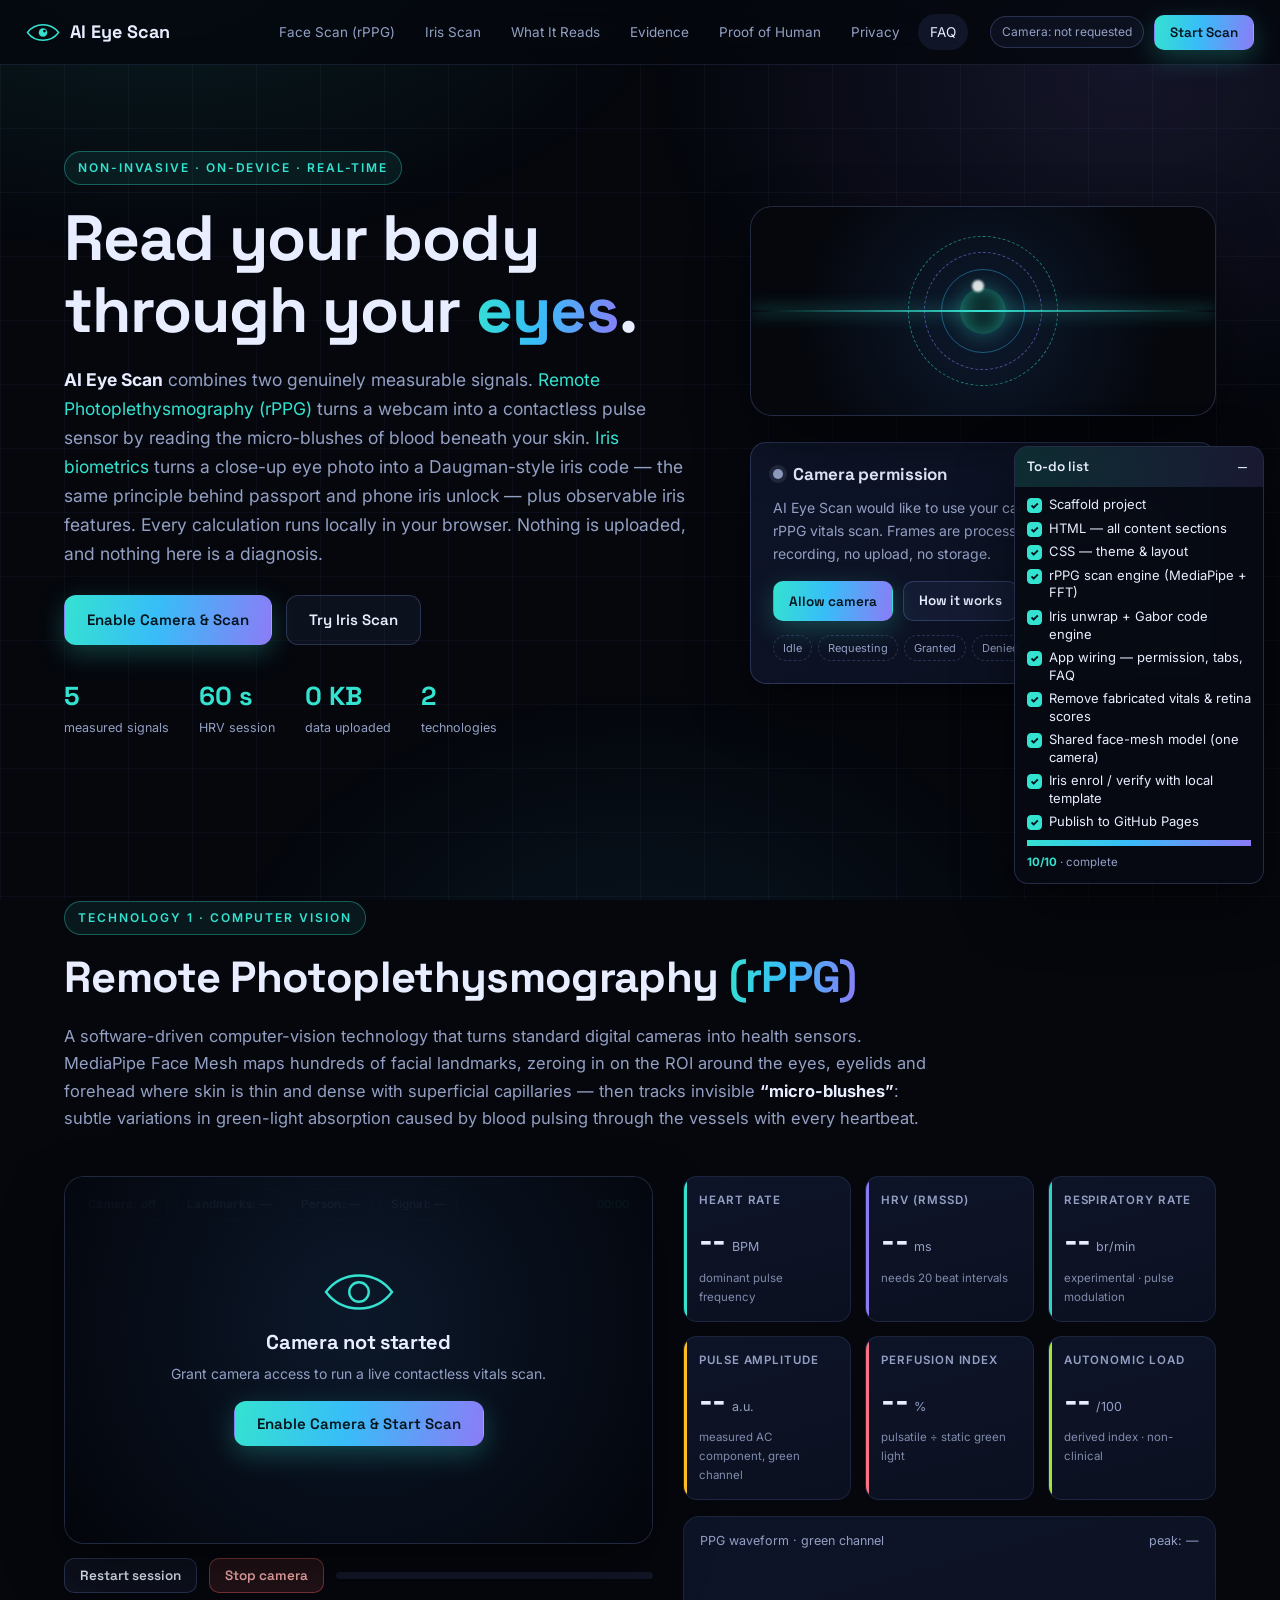
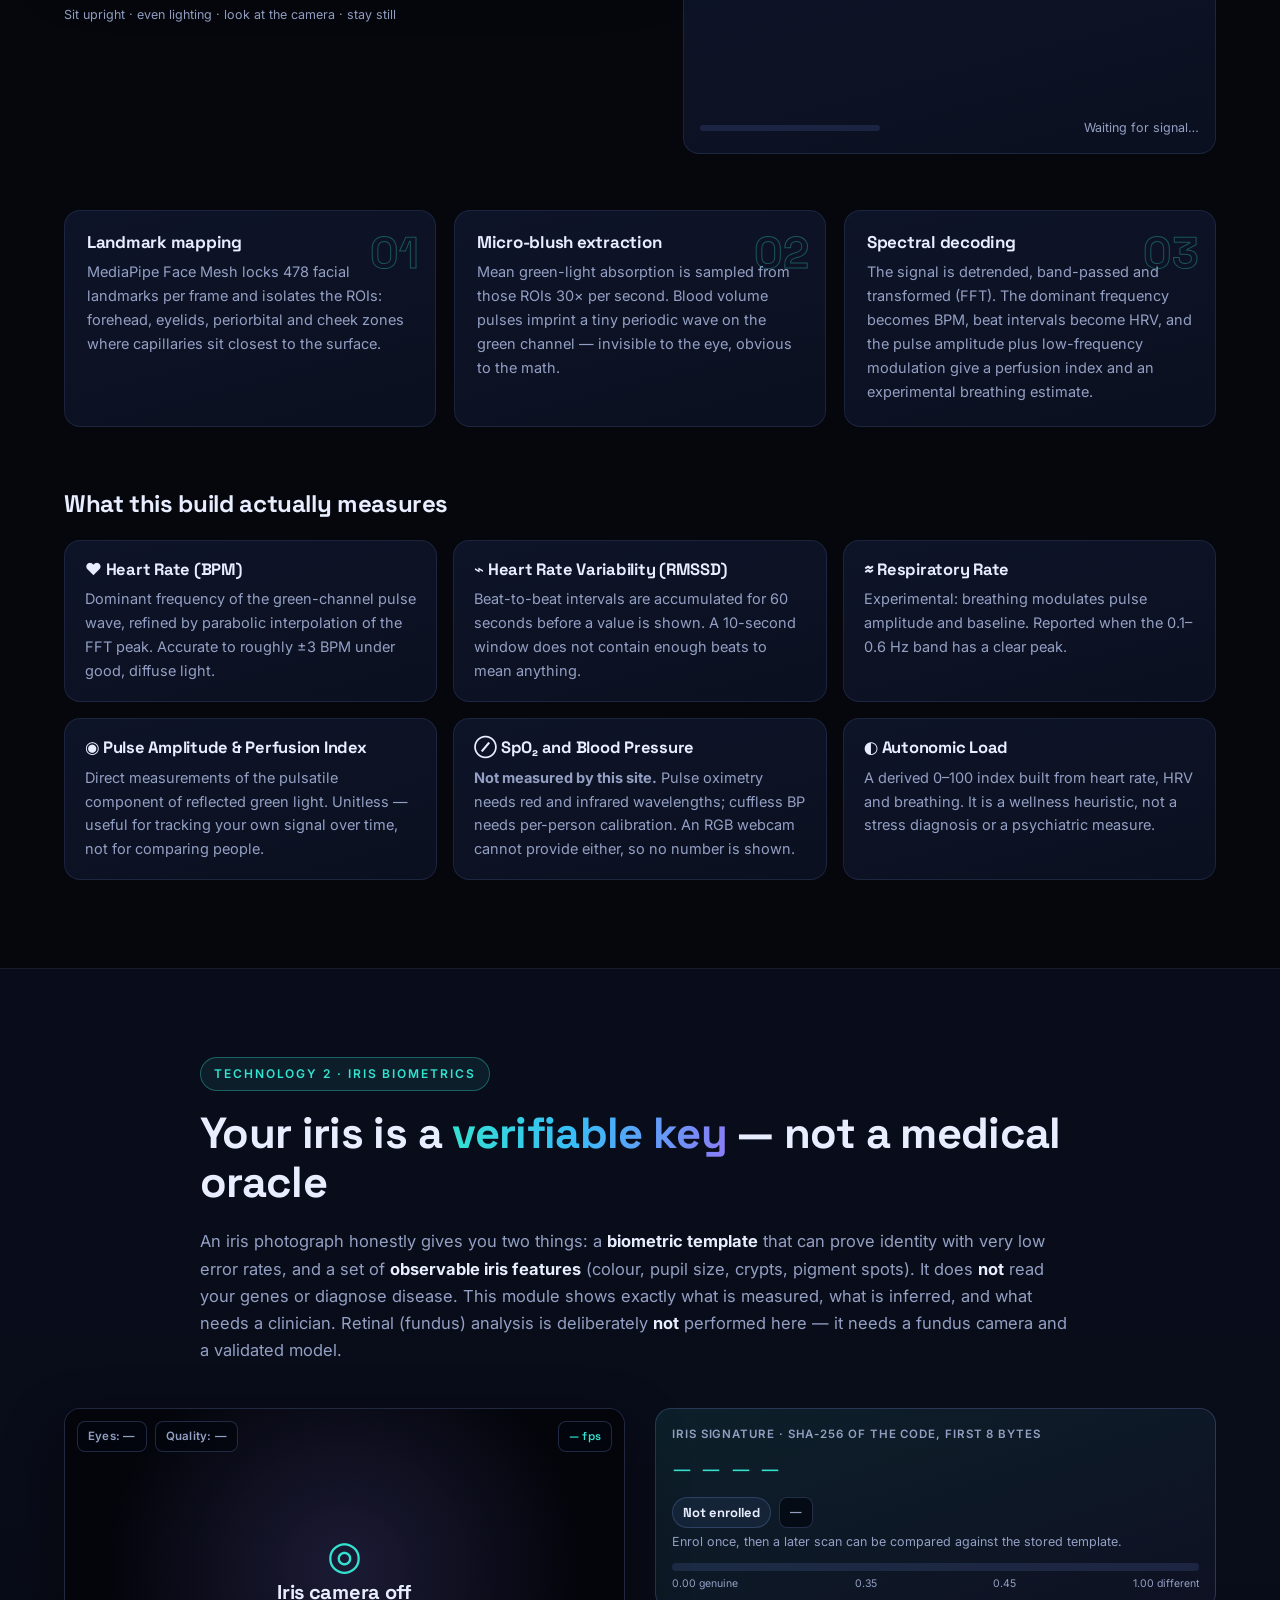
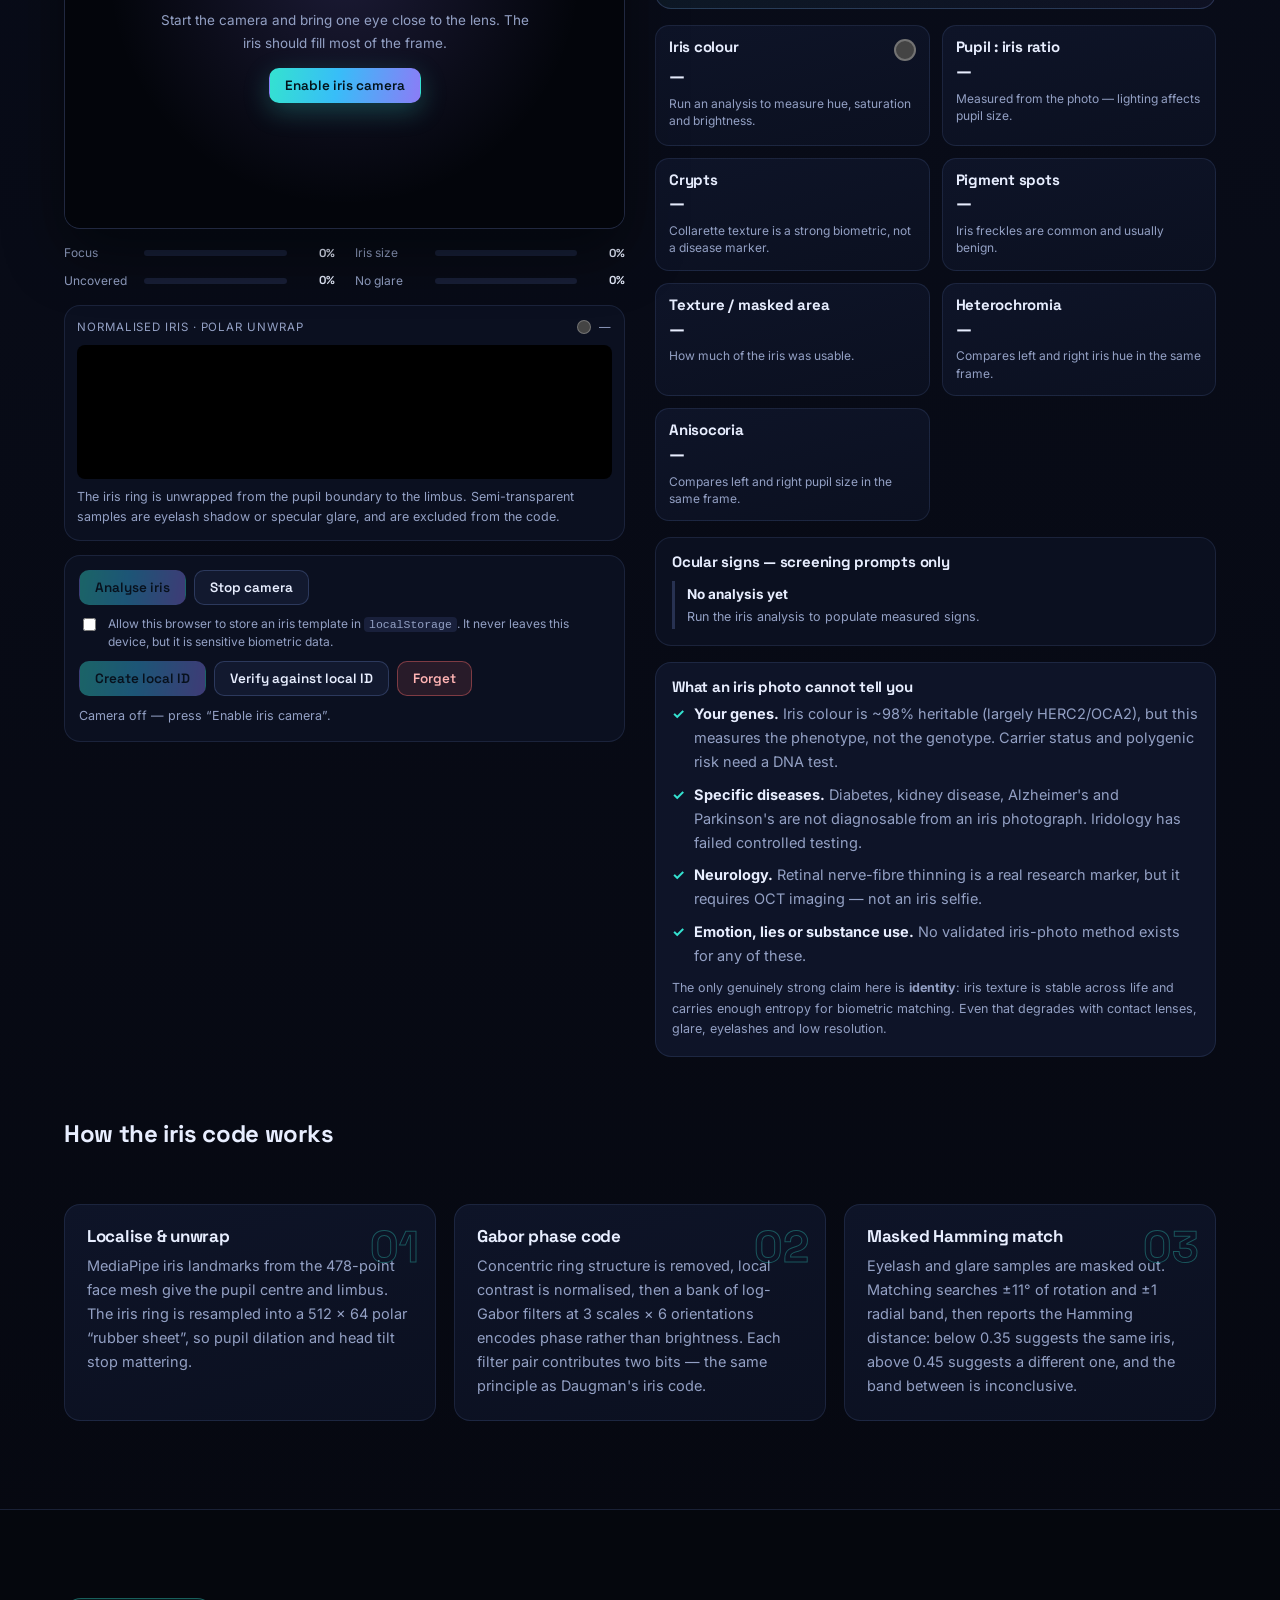
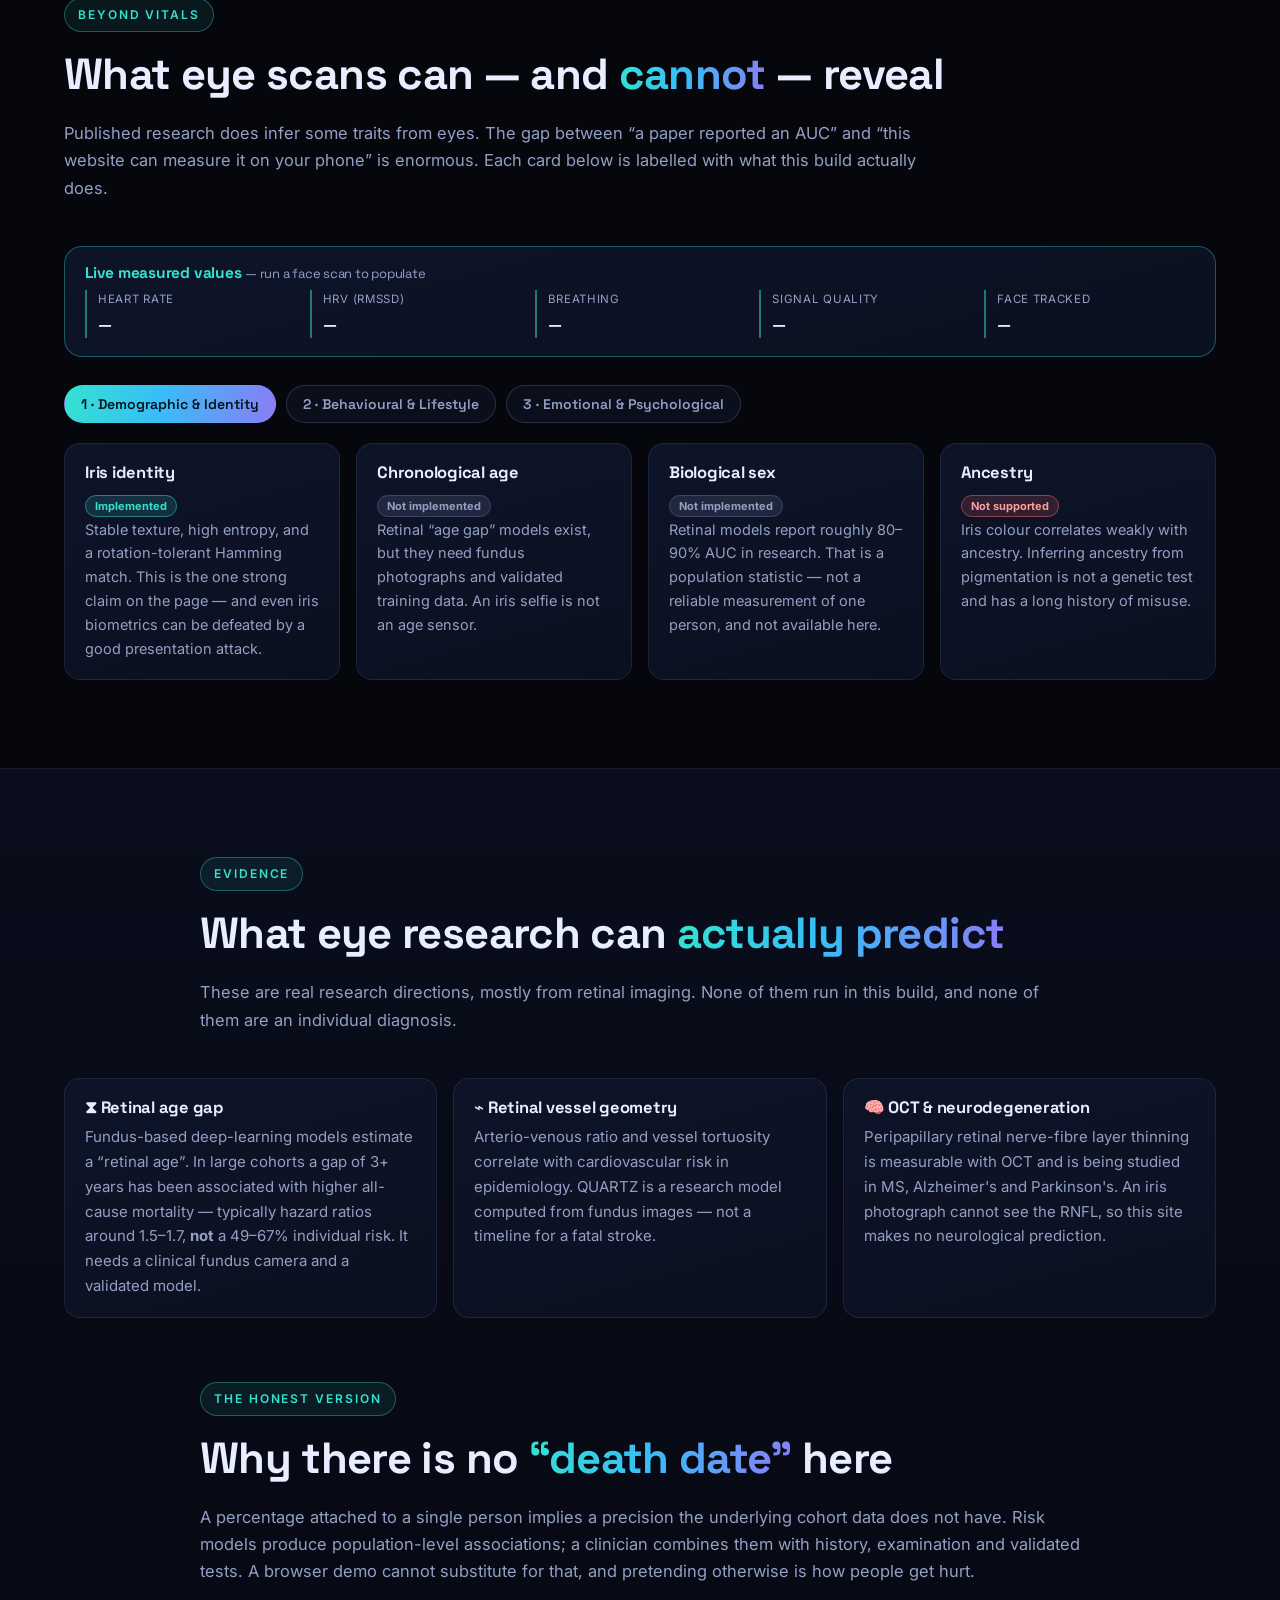
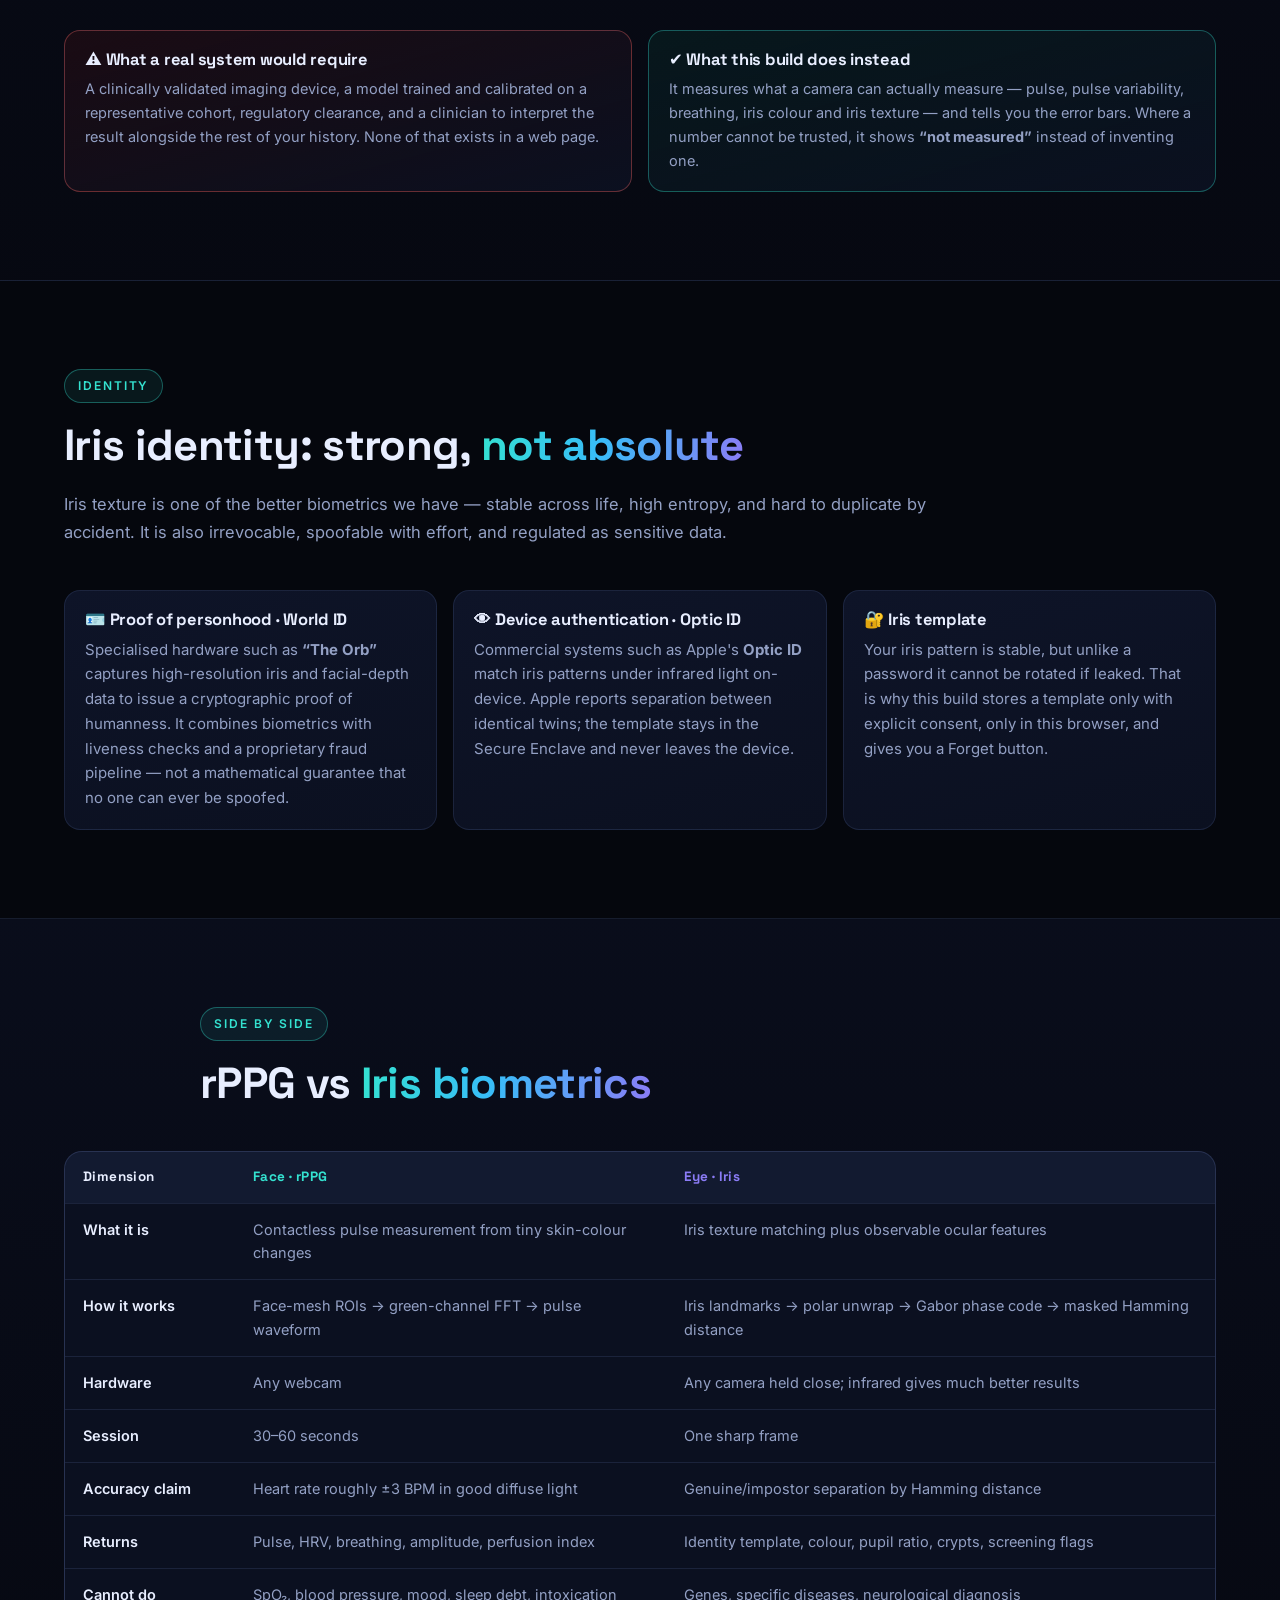
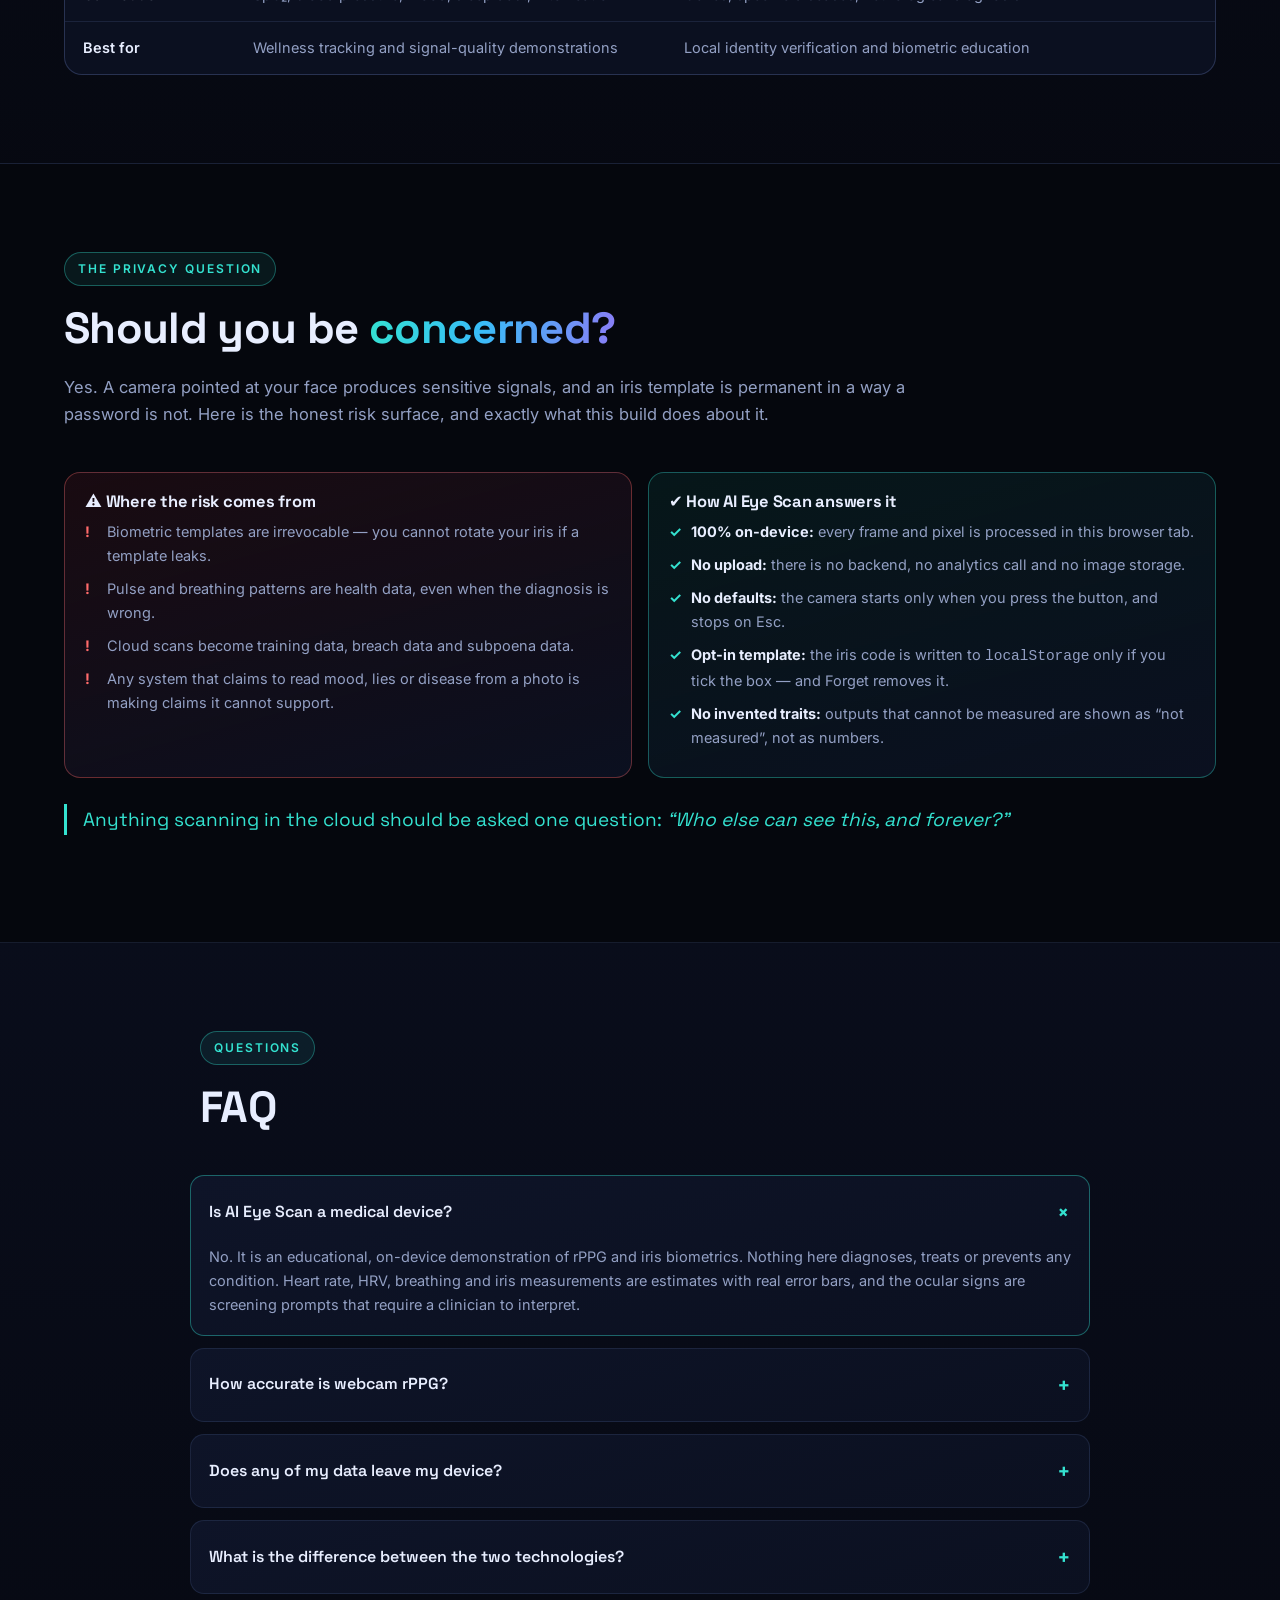
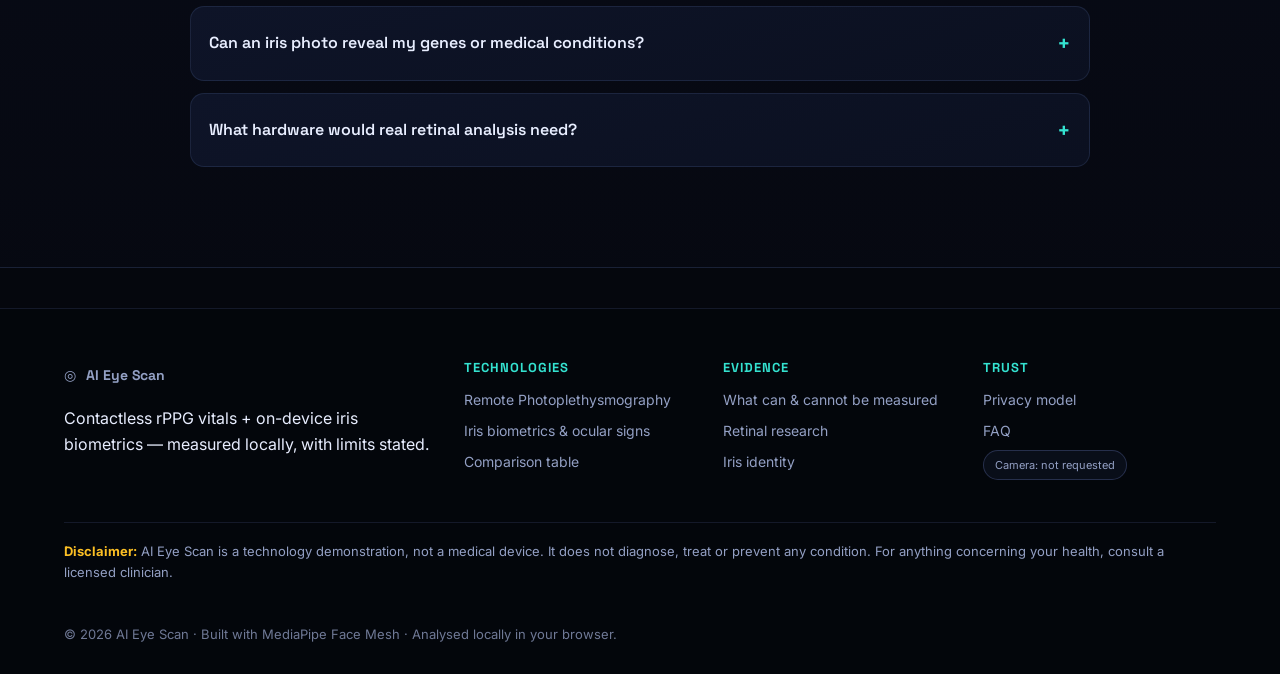
<file: index.html>
<!DOCTYPE html>
<html lang="en">
<head>
<meta charset="utf-8">
<meta name="viewport" content="width=device-width, initial-scale=1">
<title>AI Eye Scan — rPPG Pulse &amp; Iris Biometrics, Measured On-Device</title>
<meta name="description" content="AI Eye Scan: contactless rPPG pulse measurement and Daugman-style iris biometrics, computed entirely in your browser. Clear limits, no diagnoses, no uploads.">
<link rel="preconnect" href="https://fonts.googleapis.com">
<link rel="preconnect" href="https://fonts.gstatic.com" crossorigin>
<link href="https://fonts.googleapis.com/css2?family=Inter:wght@400;500;600;700&family=Space+Grotesk:wght@500;600;700&display=swap" rel="stylesheet">
<link rel="icon" type="image/svg+xml" href="favicon.svg">
<link rel="stylesheet" href="css/styles.css">
<script src="vendor/face_mesh/face_mesh.js" onerror="window.__faceMeshFailed=true"></script>
</head>
<body>

<!-- ================= HEADER / NAV ================= -->
<header class="nav" id="top">
  <a class="brand" href="#top">
    <span class="brand-eye" aria-hidden="true">
      <svg viewBox="0 0 48 24" width="34" height="17"><path d="M2 12C8 4 16 1 24 1s16 3 22 11c-6 8-14 11-22 11S8 20 2 12z" fill="none" stroke="currentColor" stroke-width="2"/><circle cx="24" cy="12" r="6" fill="currentColor"/><circle cx="26" cy="10" r="2" fill="#05070d"/></svg>
    </span>
    <span class="brand-name">AI Eye Scan</span>
  </a>
  <nav class="nav-links" id="navLinks">
    <a href="#rppg">Face Scan (rPPG)</a>
    <a href="#iris">Iris Scan</a>
    <a href="#insights">What It Reads</a>
    <a href="#longevity">Evidence</a>
    <a href="#proof">Proof of Human</a>
    <a href="#privacy">Privacy</a>
    <a href="#faq">FAQ</a>
  </nav>
  <div class="nav-cta">
    <span class="perm-pill" id="navPermPill">Camera: not requested</span>
    <button class="btn btn-sm btn-primary" data-scan-start>Start Scan</button>
    <button class="nav-burger" id="navBurger" aria-label="Menu">☰</button>
  </div>
</header>

<main>

<!-- ================= HERO ================= -->
<section class="hero">
  <div class="hero-copy reveal">
    <span class="eyebrow">Non-invasive · On-device · Real-time</span>
    <h1>Read your body<br>through your <span class="grad">eyes</span>.</h1>
    <p class="lead">
      <strong>AI Eye Scan</strong> combines two genuinely measurable signals. <em>Remote Photoplethysmography (rPPG)</em>
      turns a webcam into a contactless pulse sensor by reading the micro-blushes of blood beneath your skin.
      <em>Iris biometrics</em> turns a close-up eye photo into a Daugman-style iris code — the same principle behind
      passport and phone iris unlock — plus observable iris features. Every calculation runs locally in your browser.
      Nothing is uploaded, and nothing here is a diagnosis.
    </p>
    <div class="hero-actions">
      <button class="btn btn-primary" data-scan-start>Enable Camera &amp; Scan</button>
      <a class="btn btn-ghost" href="#iris">Try Iris Scan</a>
    </div>
    <ul class="hero-stats">
      <li><b>5</b><span>measured signals</span></li>
      <li><b>60 s</b><span>HRV session</span></li>
      <li><b>0 KB</b><span>data uploaded</span></li>
      <li><b>2</b><span>technologies</span></li>
    </ul>
  </div>

  <div class="hero-side reveal">
    <div class="eye-visual" aria-hidden="true">
      <div class="iris">
        <div class="iris-ring r1"></div>
        <div class="iris-ring r2"></div>
        <div class="iris-ring r3"></div>
        <div class="pupil"></div>
        <div class="glint"></div>
      </div>
      <div class="scanline"></div>
    </div>

    <div class="perm-card" id="permCard">
      <div class="perm-card-head">
        <span class="dot" id="permDot"></span>
        <h3>Camera permission</h3>
      </div>
      <p id="permText">AI Eye Scan would like to use your camera for a contactless rPPG vitals scan.
        Frames are processed in memory only — no recording, no upload, no storage.</p>
      <div class="perm-actions">
        <button class="btn btn-sm btn-primary" data-scan-start>Allow camera</button>
        <a class="btn btn-sm btn-ghost" href="#how-it-works">How it works</a>
      </div>
      <div class="perm-states">
        <span class="state" data-state="idle">Idle</span>
        <span class="state" data-state="requesting">Requesting</span>
        <span class="state" data-state="granted">Granted</span>
        <span class="state" data-state="denied">Denied</span>
      </div>
    </div>
  </div>
</section>

<!-- ================= TECHNOLOGY 1 : rPPG ================= -->
<section class="section" id="rppg">
  <div class="section-head reveal">
    <span class="eyebrow">Technology 1 · Computer Vision</span>
    <h2>Remote Photoplethysmography <span class="grad">(rPPG)</span></h2>
    <p>A software-driven computer-vision technology that turns standard digital cameras into health sensors.
      MediaPipe Face Mesh maps hundreds of facial landmarks, zeroing in on the ROI around the eyes, eyelids and
      forehead where skin is thin and dense with superficial capillaries — then tracks invisible
      <strong>“micro-blushes”</strong>: subtle variations in green-light absorption caused by blood pulsing
      through the vessels with every heartbeat.</p>
  </div>

  <div class="scan-layout">
    <!-- ---------- video stage ---------- -->
    <div class="stage-col reveal">
      <div class="stage" id="stage">
        <video id="scanVideo" playsinline muted autoplay></video>
        <canvas id="scanOverlay"></canvas>
        <div class="stage-hud">
          <span class="badge" id="badgeCam">Camera: off</span>
          <span class="badge" id="badgeModel">Landmarks: —</span>
          <span class="badge" id="badgePerson">Person: —</span>
          <span class="badge" id="badgeQuality">Signal: —</span>
          <span class="badge badge-time" id="badgeTimer">00:00</span>
        </div>
        <div class="stage-alert" id="stageAlert" hidden>Person not available<br><small>step into the camera frame and face it</small></div>
        <div class="stage-empty" id="stageEmpty">
          <div class="pulse-eye" aria-hidden="true">
            <svg viewBox="0 0 48 24" width="72" height="36"><path d="M2 12C8 4 16 1 24 1s16 3 22 11c-6 8-14 11-22 11S8 20 2 12z" fill="none" stroke="currentColor" stroke-width="1.6"/><circle cx="24" cy="12" r="6.5" fill="none" stroke="currentColor" stroke-width="1.6"/></svg>
          </div>
          <h3 id="stageEmptyTitle">Camera not started</h3>
          <p id="stageEmptyText">Grant camera access to run a live contactless vitals scan.</p>
          <button class="btn btn-primary" data-scan-start>Enable Camera &amp; Start Scan</button>
        </div>
      </div>

      <div class="stage-controls">
        <button class="btn btn-sm btn-ghost" id="btnRestart">Restart session</button>
        <button class="btn btn-sm btn-danger" id="btnStop">Stop camera</button>
        <div class="session-bar"><i id="sessionBar"></i></div>
        <span class="hint" id="scanHint">Sit upright · even lighting · look at the camera · stay still</span>
      </div>
    </div>

    <!-- ---------- live metrics ---------- -->
    <div class="metrics-col reveal">
      <div class="metric-grid">
        <div class="metric accent-cyan" id="cardBpm">
          <span class="metric-label">Heart Rate</span>
          <span class="metric-value"><b id="mBpm">--</b><i>BPM</i></span>
          <span class="metric-sub" id="mBpmSub">dominant pulse frequency</span>
        </div>
        <div class="metric accent-violet" id="cardHrv">
          <span class="metric-label">HRV (RMSSD)</span>
          <span class="metric-value"><b id="mHrv">--</b><i>ms</i></span>
          <span class="metric-sub" id="mHrvSub">needs 20 beat intervals</span>
        </div>
        <div class="metric accent-teal">
          <span class="metric-label">Respiratory Rate</span>
          <span class="metric-value"><b id="mRr">--</b><i>br/min</i></span>
          <span class="metric-sub" id="mRrSub">experimental · pulse modulation</span>
        </div>
        <div class="metric accent-amber">
          <span class="metric-label">Pulse Amplitude</span>
          <span class="metric-value"><b id="mAmp">--</b><i>a.u.</i></span>
          <span class="metric-sub">measured AC component, green channel</span>
        </div>
        <div class="metric accent-rose">
          <span class="metric-label">Perfusion Index</span>
          <span class="metric-value"><b id="mPi">--</b><i>%</i></span>
          <span class="metric-sub">pulsatile ÷ static green light</span>
        </div>
        <div class="metric accent-lime">
          <span class="metric-label">Autonomic Load</span>
          <span class="metric-value"><b id="mWell">--</b><i>/100</i></span>
          <span class="metric-sub" id="mWellSub">derived index · non-clinical</span>
        </div>
      </div>

      <div class="chart-card">
        <div class="chart-head">
          <span>PPG waveform · green channel</span>
          <span id="chartPeak">peak: —</span>
        </div>
        <canvas id="ppgChart"></canvas>
        <div class="chart-foot">
          <div class="qbar"><i id="qBar"></i></div>
          <span id="qText">Waiting for signal…</span>
        </div>
      </div>
    </div>
  </div>

  <!-- how it works -->
  <div class="steps" id="how-it-works">
    <div class="step reveal"><b>01</b><h4>Landmark mapping</h4><p>MediaPipe Face Mesh locks 478 facial landmarks per frame and isolates the ROIs: forehead, eyelids, periorbital and cheek zones where capillaries sit closest to the surface.</p></div>
    <div class="step reveal"><b>02</b><h4>Micro-blush extraction</h4><p>Mean green-light absorption is sampled from those ROIs 30× per second. Blood volume pulses imprint a tiny periodic wave on the green channel — invisible to the eye, obvious to the math.</p></div>
    <div class="step reveal"><b>03</b><h4>Spectral decoding</h4><p>The signal is detrended, band-passed and transformed (FFT). The dominant frequency becomes BPM, beat intervals become HRV, and the pulse amplitude plus low-frequency modulation give a perfusion index and an experimental breathing estimate.</p></div>
  </div>

  <!-- biomarkers -->
  <h3 class="sub-head reveal">What this build actually measures</h3>
  <div class="cards-3">
    <article class="info-card reveal"><h4>♥ Heart Rate (BPM)</h4><p>Dominant frequency of the green-channel pulse wave, refined by parabolic interpolation of the FFT peak. Accurate to roughly ±3 BPM under good, diffuse light.</p></article>
    <article class="info-card reveal"><h4>⌁ Heart Rate Variability (RMSSD)</h4><p>Beat-to-beat intervals are accumulated for 60 seconds before a value is shown. A 10-second window does not contain enough beats to mean anything.</p></article>
    <article class="info-card reveal"><h4>≈ Respiratory Rate</h4><p>Experimental: breathing modulates pulse amplitude and baseline. Reported when the 0.1–0.6 Hz band has a clear peak.</p></article>
    <article class="info-card reveal"><h4>◉ Pulse Amplitude &amp; Perfusion Index</h4><p>Direct measurements of the pulsatile component of reflected green light. Unitless — useful for tracking your own signal over time, not for comparing people.</p></article>
    <article class="info-card reveal"><h4>⊘ SpO₂ and Blood Pressure</h4><p><b>Not measured by this site.</b> Pulse oximetry needs red and infrared wavelengths; cuffless BP needs per-person calibration. An RGB webcam cannot provide either, so no number is shown.</p></article>
    <article class="info-card reveal"><h4>◐ Autonomic Load</h4><p>A derived 0–100 index built from heart rate, HRV and breathing. It is a wellness heuristic, not a stress diagnosis or a psychiatric measure.</p></article>
  </div>
</section>

<!-- ================= TECHNOLOGY 2 : IRIS ================= -->
<section class="section section-alt" id="iris">
  <div class="section-head reveal">
    <span class="eyebrow">Technology 2 · Iris biometrics</span>
    <h2>Your iris is a <span class="grad">verifiable key</span> — not a medical oracle</h2>
    <p>An iris photograph honestly gives you two things: a <strong>biometric template</strong> that can prove identity
      with very low error rates, and a set of <strong>observable iris features</strong> (colour, pupil size, crypts,
      pigment spots). It does <strong>not</strong> read your genes or diagnose disease. This module shows exactly what
      is measured, what is inferred, and what needs a clinician. Retinal (fundus) analysis is deliberately
      <strong>not</strong> performed here — it needs a fundus camera and a validated model.</p>
  </div>

  <div class="iris-layout">
    <div class="iris-input reveal">
      <div class="iris-stage" id="irisStage">
        <video id="irisVideo" playsinline muted autoplay></video>
        <canvas id="irisOverlay"></canvas>
        <div class="iris-hud">
          <span class="badge" id="irisBadgeEyes">Eyes: —</span>
          <span class="badge" id="irisBadgeQuality">Quality: —</span>
          <span class="badge badge-time" id="irisBadgeFps">— fps</span>
        </div>
        <div class="iris-empty" id="irisEmpty">
          <div class="drop-glyph">◎</div>
          <h3 id="irisEmptyTitle">Iris camera off</h3>
          <p id="irisEmptyText">Start the camera and bring one eye close to the lens. The iris should fill most of the frame.</p>
          <button class="btn btn-primary btn-sm" id="irisStart">Enable iris camera</button>
        </div>
      </div>

      <div class="iris-quality">
        <div class="iris-q"><span>Focus</span><div class="qbar"><i id="qFocus"></i></div><b id="qFocusVal">0%</b></div>
        <div class="iris-q"><span>Iris size</span><div class="qbar"><i id="qSize"></i></div><b id="qSizeVal">0%</b></div>
        <div class="iris-q"><span>Uncovered</span><div class="qbar"><i id="qOpen"></i></div><b id="qOpenVal">0%</b></div>
        <div class="iris-q"><span>No glare</span><div class="qbar"><i id="qGlare"></i></div><b id="qGlareVal">0%</b></div>
      </div>

      <div class="iris-strip">
        <header><span>Normalised iris · polar unwrap</span><span class="iris-live"><span class="iris-swatch" id="irisLiveSwatch"></span><span id="irisLiveColour">—</span></span></header>
        <canvas id="irisUnwrap" width="512" height="128"></canvas>
        <p class="hint">The iris ring is unwrapped from the pupil boundary to the limbus. Semi-transparent samples are eyelash shadow or specular glare, and are excluded from the code.</p>
      </div>

      <div class="iris-controls">
        <div class="iris-buttons">
          <button class="btn btn-sm btn-primary" id="irisAnalyze" disabled>Analyse iris</button>
          <button class="btn btn-sm btn-ghost" id="irisStop">Stop camera</button>
        </div>
        <label class="iris-consent">
          <input type="checkbox" id="irisConsent">
          <span>Allow this browser to store an iris template in <code>localStorage</code>. It never leaves this device, but it is sensitive biometric data.</span>
        </label>
        <div class="iris-buttons">
          <button class="btn btn-sm btn-primary" id="irisEnroll" disabled>Create local ID</button>
          <button class="btn btn-sm btn-ghost" id="irisVerify" disabled>Verify against local ID</button>
          <button class="btn btn-sm btn-danger" id="irisForget" disabled>Forget</button>
        </div>
        <p class="hint iris-hint" id="irisHint">Camera off — press “Enable iris camera”.</p>
      </div>
    </div>

    <div class="iris-results">
      <div class="iris-summary">
        <span class="metric-label">Iris signature · SHA-256 of the code, first 8 bytes</span>
        <div class="iris-sig" id="irisSignature">— — — —</div>
        <div class="iris-status-row">
          <span class="iris-status idle" id="irisIdStatus">Not enrolled</span>
          <span class="badge" id="irisMatchDist">—</span>
        </div>
        <p class="hint" id="irisIdSub">Enrol once, then a later scan can be compared against the stored template.</p>
        <div class="match-bar"><i id="irisMatchBar"></i></div>
        <div class="match-scale"><span>0.00 genuine</span><span>0.35</span><span>0.45</span><span>1.00 different</span></div>
      </div>

      <div class="iris-pheno">
        <article class="ocu-card">
          <header><h4>Iris colour</h4><span class="iris-swatch" id="irisSwatch"></span></header>
          <b id="irisColourName">—</b>
          <p id="irisColourMeta">Run an analysis to measure hue, saturation and brightness.</p>
          <p class="hint" id="irisHueMeta"></p>
        </article>
        <article class="ocu-card">
          <header><h4>Pupil : iris ratio</h4></header>
          <b id="irisPupil">—</b>
          <p id="irisPupilMeta">Measured from the photo — lighting affects pupil size.</p>
        </article>
        <article class="ocu-card">
          <header><h4>Crypts</h4></header>
          <b id="irisCrypts">—</b>
          <p id="irisCryptsMeta">Collarette texture is a strong biometric, not a disease marker.</p>
        </article>
        <article class="ocu-card">
          <header><h4>Pigment spots</h4></header>
          <b id="irisSpots">—</b>
          <p id="irisSpotsMeta">Iris freckles are common and usually benign.</p>
        </article>
        <article class="ocu-card">
          <header><h4>Texture / masked area</h4></header>
          <b id="irisTexture">—</b>
          <p id="irisTextureMeta">How much of the iris was usable.</p>
        </article>
        <article class="ocu-card">
          <header><h4>Heterochromia</h4></header>
          <b id="irisHetero">—</b>
          <p id="irisHeteroMeta">Compares left and right iris hue in the same frame.</p>
        </article>
        <article class="ocu-card">
          <header><h4>Anisocoria</h4></header>
          <b id="irisAniso">—</b>
          <p id="irisAnisoMeta">Compares left and right pupil size in the same frame.</p>
        </article>
      </div>

      <div class="iris-signs-wrap">
        <h4>Ocular signs — screening prompts only</h4>
        <ul class="iris-signs" id="irisSigns">
          <li class="iris-sign"><div class="iris-sign-head"><b>No analysis yet</b></div><p>Run the iris analysis to populate measured signs.</p></li>
        </ul>
      </div>

      <div class="iris-limits">
        <h4>What an iris photo cannot tell you</h4>
        <ul class="ticks">
          <li><b>Your genes.</b> Iris colour is ~98% heritable (largely HERC2/OCA2), but this measures the phenotype, not the genotype. Carrier status and polygenic risk need a DNA test.</li>
          <li><b>Specific diseases.</b> Diabetes, kidney disease, Alzheimer's and Parkinson's are not diagnosable from an iris photograph. Iridology has failed controlled testing.</li>
          <li><b>Neurology.</b> Retinal nerve-fibre thinning is a real research marker, but it requires OCT imaging — not an iris selfie.</li>
          <li><b>Emotion, lies or substance use.</b> No validated iris-photo method exists for any of these.</li>
        </ul>
        <p class="hint">The only genuinely strong claim here is <b>identity</b>: iris texture is stable across life and carries enough entropy for biometric matching. Even that degrades with contact lenses, glare, eyelashes and low resolution.</p>
      </div>
    </div>
  </div>

  <h3 class="sub-head reveal">How the iris code works</h3>
  <div class="steps">
    <div class="step reveal"><b>01</b><h4>Localise &amp; unwrap</h4><p>MediaPipe iris landmarks from the 478-point face mesh give the pupil centre and limbus. The iris ring is resampled into a 512 × 64 polar “rubber sheet”, so pupil dilation and head tilt stop mattering.</p></div>
    <div class="step reveal"><b>02</b><h4>Gabor phase code</h4><p>Concentric ring structure is removed, local contrast is normalised, then a bank of log-Gabor filters at 3 scales × 6 orientations encodes phase rather than brightness. Each filter pair contributes two bits — the same principle as Daugman's iris code.</p></div>
    <div class="step reveal"><b>03</b><h4>Masked Hamming match</h4><p>Eyelash and glare samples are masked out. Matching searches ±11° of rotation and ±1 radial band, then reports the Hamming distance: below 0.35 suggests the same iris, above 0.45 suggests a different one, and the band between is inconclusive.</p></div>
  </div>
</section>

<!-- ================= INSIGHTS (identity / behaviour / emotion) ================= -->
<section class="section" id="insights">
  <div class="section-head reveal">
    <span class="eyebrow">Beyond vitals</span>
    <h2>What eye scans can — and <span class="grad">cannot</span> — reveal</h2>
    <p>Published research does infer some traits from eyes. The gap between “a paper reported an AUC” and “this website
      can measure it on your phone” is enormous. Each card below is labelled with what this build actually does.</p>
  </div>

  <div class="live-strip reveal" id="liveStrip">
    <h4>Live measured values <span class="strip-note">— run a face scan to populate</span></h4>
    <div class="strip-grid">
      <div><span>Heart rate</span><b id="infBpm">—</b></div>
      <div><span>HRV (RMSSD)</span><b id="infHrv">—</b></div>
      <div><span>Breathing</span><b id="infRr">—</b></div>
      <div><span>Signal quality</span><b id="infQuality">—</b></div>
      <div><span>Face tracked</span><b id="infFace">—</b></div>
    </div>
  </div>

  <div class="tabs reveal">
    <button class="tab active" data-tab="t-identity">1 · Demographic &amp; Identity</button>
    <button class="tab" data-tab="t-behavior">2 · Behavioural &amp; Lifestyle</button>
    <button class="tab" data-tab="t-emotion">3 · Emotional &amp; Psychological</button>
  </div>

  <div class="tab-panels">
    <div class="tab-panel active" id="t-identity">
      <div class="cards-4">
        <article class="info-card"><header class="card-head"><h4>Iris identity</h4><span class="tag low">Implemented</span></header><p>Stable texture, high entropy, and a rotation-tolerant Hamming match. This is the one strong claim on the page — and even iris biometrics can be defeated by a good presentation attack.</p></article>
        <article class="info-card"><header class="card-head"><h4>Chronological age</h4><span class="tag">Not implemented</span></header><p>Retinal “age gap” models exist, but they need fundus photographs and validated training data. An iris selfie is not an age sensor.</p></article>
        <article class="info-card"><header class="card-head"><h4>Biological sex</h4><span class="tag">Not implemented</span></header><p>Retinal models report roughly 80–90% AUC in research. That is a population statistic — not a reliable measurement of one person, and not available here.</p></article>
        <article class="info-card"><header class="card-head"><h4>Ancestry</h4><span class="tag high">Not supported</span></header><p>Iris colour correlates weakly with ancestry. Inferring ancestry from pigmentation is not a genetic test and has a long history of misuse.</p></article>
      </div>
    </div>
    <div class="tab-panel" id="t-behavior">
      <div class="cards-4">
        <article class="info-card"><header class="card-head"><h4>Smoking</h4><span class="tag">Research only</span></header><p>Retinal vessel calibre changes are associated with smoking in large studies. There is no validated iris-photo equivalent, so this build makes no claim.</p></article>
        <article class="info-card"><header class="card-head"><h4>Sleep debt</h4><span class="tag high">Not supported</span></header><p>rPPG can show autonomic arousal; it cannot quantify how much you slept. Sleep assessment needs history, actigraphy or polysomnography.</p></article>
        <article class="info-card"><header class="card-head"><h4>Alcohol / substances</h4><span class="tag high">Not supported</span></header><p>Pupil size reacts to light, focus and arousal. A photograph cannot establish intoxication, and treating it as if it could would be harmful.</p></article>
        <article class="info-card"><header class="card-head"><h4>Fitness</h4><span class="tag high">Not supported</span></header><p>Resting heart rate is one weak input. A 60-second webcam clip is not a fitness test, and nothing here estimates VO₂ max.</p></article>
      </div>
    </div>
    <div class="tab-panel" id="t-emotion">
      <div class="cards-4">
        <article class="info-card"><header class="card-head"><h4>Stress &amp; anxiety</h4><span class="tag mod">Partial, non-specific</span></header><p>HRV reflects autonomic arousal, which correlates with stress — but also with caffeine, posture, breathing and illness. It cannot diagnose anxiety.</p></article>
        <article class="info-card"><header class="card-head"><h4>Lie detection</h4><span class="tag high">Not supported</span></header><p>Polygraph-style methods are unreliable, and no eye-photo method is validated for deception. This site does not attempt it.</p></article>
        <article class="info-card"><header class="card-head"><h4>Mood &amp; depression</h4><span class="tag high">Not supported</span></header><p>Facial capillaries do not encode mood. Depression is a clinical diagnosis made from history and validated instruments.</p></article>
        <article class="info-card"><header class="card-head"><h4>Autonomic tone</h4><span class="tag low">Measured</span></header><p>RMSSD is computed over 60 seconds of beat intervals. It describes beat-to-beat variability — not your private emotional state.</p></article>
      </div>
    </div>
  </div>
</section>

<!-- ================= LONGEVITY ================= -->
<section class="section section-alt" id="longevity">
  <div class="section-head reveal">
    <span class="eyebrow">Evidence</span>
    <h2>What eye research can <span class="grad">actually predict</span></h2>
    <p>These are real research directions, mostly from retinal imaging. None of them run in this build, and none of
      them are an individual diagnosis.</p>
  </div>
  <div class="cards-3">
    <article class="info-card tall reveal"><h4>⧗ Retinal age gap</h4><p>Fundus-based deep-learning models estimate a “retinal age”. In large cohorts a gap of 3+ years has been associated with higher all-cause mortality — typically hazard ratios around 1.5–1.7, <b>not</b> a 49–67% individual risk. It needs a clinical fundus camera and a validated model.</p></article>
    <article class="info-card tall reveal"><h4>⌁ Retinal vessel geometry</h4><p>Arterio-venous ratio and vessel tortuosity correlate with cardiovascular risk in epidemiology. QUARTZ is a research model computed from fundus images — not a timeline for a fatal stroke.</p></article>
    <article class="info-card tall reveal"><h4>🧠 OCT &amp; neurodegeneration</h4><p>Peripapillary retinal nerve-fibre layer thinning is measurable with OCT and is being studied in MS, Alzheimer's and Parkinson's. An iris photograph cannot see the RNFL, so this site makes no neurological prediction.</p></article>
  </div>

  <div class="section-head reveal" style="margin-top:64px">
    <span class="eyebrow">The honest version</span>
    <h2>Why there is no <span class="grad">“death date”</span> here</h2>
    <p>A percentage attached to a single person implies a precision the underlying cohort data does not have.
      Risk models produce population-level associations; a clinician combines them with history, examination and
      validated tests. A browser demo cannot substitute for that, and pretending otherwise is how people get hurt.</p>
  </div>
  <div class="cards-2">
    <article class="info-card danger reveal"><h4>⚠ What a real system would require</h4><p>A clinically validated imaging device, a model trained and calibrated on a representative cohort, regulatory clearance, and a clinician to interpret the result alongside the rest of your history. None of that exists in a web page.</p></article>
    <article class="info-card safe reveal"><h4>✔ What this build does instead</h4><p>It measures what a camera can actually measure — pulse, pulse variability, breathing, iris colour and iris texture — and tells you the error bars. Where a number cannot be trusted, it shows <b>“not measured”</b> instead of inventing one.</p></article>
  </div>
</section>

<!-- ================= PROOF OF HUMANITY ================= -->
<section class="section" id="proof">
  <div class="section-head reveal">
    <span class="eyebrow">Identity</span>
    <h2>Iris identity: strong, <span class="grad">not absolute</span></h2>
    <p>Iris texture is one of the better biometrics we have — stable across life, high entropy, and hard to duplicate
      by accident. It is also irrevocable, spoofable with effort, and regulated as sensitive data.</p>
  </div>
  <div class="cards-3">
    <article class="info-card tall reveal"><h4>🪪 Proof of personhood · World ID</h4><p>Specialised hardware such as <b>“The Orb”</b> captures high-resolution iris and facial-depth data to issue a cryptographic proof of humanness. It combines biometrics with liveness checks and a proprietary fraud pipeline — not a mathematical guarantee that no one can ever be spoofed.</p></article>
    <article class="info-card tall reveal"><h4>👁 Device authentication · Optic ID</h4><p>Commercial systems such as Apple's <b>Optic ID</b> match iris patterns under infrared light on-device. Apple reports separation between identical twins; the template stays in the Secure Enclave and never leaves the device.</p></article>
    <article class="info-card tall reveal"><h4>🔐 Iris template</h4><p>Your iris pattern is stable, but unlike a password it cannot be rotated if leaked. That is why this build stores a template only with explicit consent, only in this browser, and gives you a Forget button.</p></article>
  </div>
</section>

<!-- ================= COMPARISON ================= -->
<section class="section section-alt" id="compare">
  <div class="section-head reveal">
    <span class="eyebrow">Side by side</span>
    <h2>rPPG vs <span class="grad">Iris biometrics</span></h2>
  </div>
  <div class="table-wrap reveal">
    <table class="compare">
      <thead><tr><th>Dimension</th><th>Face · rPPG</th><th>Eye · Iris</th></tr></thead>
      <tbody>
        <tr><td>What it is</td><td>Contactless pulse measurement from tiny skin-colour changes</td><td>Iris texture matching plus observable ocular features</td></tr>
        <tr><td>How it works</td><td>Face-mesh ROIs → green-channel FFT → pulse waveform</td><td>Iris landmarks → polar unwrap → Gabor phase code → masked Hamming distance</td></tr>
        <tr><td>Hardware</td><td>Any webcam</td><td>Any camera held close; infrared gives much better results</td></tr>
        <tr><td>Session</td><td>30–60 seconds</td><td>One sharp frame</td></tr>
        <tr><td>Accuracy claim</td><td>Heart rate roughly ±3 BPM in good diffuse light</td><td>Genuine/impostor separation by Hamming distance</td></tr>
        <tr><td>Returns</td><td>Pulse, HRV, breathing, amplitude, perfusion index</td><td>Identity template, colour, pupil ratio, crypts, screening flags</td></tr>
        <tr><td>Cannot do</td><td>SpO₂, blood pressure, mood, sleep debt, intoxication</td><td>Genes, specific diseases, neurological diagnosis</td></tr>
        <tr><td>Best for</td><td>Wellness tracking and signal-quality demonstrations</td><td>Local identity verification and biometric education</td></tr>
      </tbody>
    </table>
  </div>
</section>

<!-- ================= PRIVACY ================= -->
<section class="section" id="privacy">
  <div class="section-head reveal">
    <span class="eyebrow">The privacy question</span>
    <h2>Should you be <span class="grad">concerned?</span></h2>
    <p>Yes. A camera pointed at your face produces sensitive signals, and an iris template is permanent in a way a
      password is not. Here is the honest risk surface, and exactly what this build does about it.</p>
  </div>
  <div class="cards-2">
    <article class="info-card danger reveal"><h4>⚠ Where the risk comes from</h4>
      <ul class="ticks">
        <li>Biometric templates are irrevocable — you cannot rotate your iris if a template leaks.</li>
        <li>Pulse and breathing patterns are health data, even when the diagnosis is wrong.</li>
        <li>Cloud scans become training data, breach data and subpoena data.</li>
        <li>Any system that claims to read mood, lies or disease from a photo is making claims it cannot support.</li>
      </ul>
    </article>
    <article class="info-card safe reveal"><h4>✔ How AI Eye Scan answers it</h4>
      <ul class="ticks">
        <li><b>100% on-device:</b> every frame and pixel is processed in this browser tab.</li>
        <li><b>No upload:</b> there is no backend, no analytics call and no image storage.</li>
        <li><b>No defaults:</b> the camera starts only when you press the button, and stops on Esc.</li>
        <li><b>Opt-in template:</b> the iris code is written to <code>localStorage</code> only if you tick the box — and Forget removes it.</li>
        <li><b>No invented traits:</b> outputs that cannot be measured are shown as “not measured”, not as numbers.</li>
      </ul>
    </article>
  </div>
  <p class="privacy-note reveal">Anything scanning in the cloud should be asked one question: <em>“Who else can see
    this, and forever?”</em></p>
</section>

<!-- ================= FAQ ================= -->
<section class="section section-alt" id="faq">
  <div class="section-head reveal">
    <span class="eyebrow">Questions</span>
    <h2>FAQ</h2>
  </div>
  <div class="faq reveal">
    <details open><summary>Is AI Eye Scan a medical device?</summary><p>No. It is an educational, on-device demonstration of rPPG and iris biometrics. Nothing here diagnoses, treats or prevents any condition. Heart rate, HRV, breathing and iris measurements are estimates with real error bars, and the ocular signs are screening prompts that require a clinician to interpret.</p></details>
    <details><summary>How accurate is webcam rPPG?</summary><p>Heart rate from the green channel is typically within a few BPM of a chest strap under good, diffuse light with a still subject. HRV needs a longer window, so it stays hidden until 20 beat intervals have accumulated (about 30–60 seconds). SpO₂ and blood pressure are <b>not</b> measured — an RGB webcam does not have the wavelengths or calibration for them, so this site shows no number.</p></details>
    <details><summary>Does any of my data leave my device?</summary><p>No. MediaPipe Face Mesh is bundled with this site and runs locally in WebAssembly; all frame pixels and computations stay in your browser. The site has no backend. An iris template is stored in <code>localStorage</code> only if you explicitly tick the consent box, and the Forget button deletes it.</p></details>
    <details><summary>What is the difference between the two technologies?</summary><p>rPPG reads the <em>present</em>: a pulse waveform from tiny colour changes in your skin. Iris biometrics read <em>identity</em>: a stable texture code that can be matched later, plus observable features such as colour and pupil size. Neither one reads your future.</p></details>
    <details><summary>Can an iris photo reveal my genes or medical conditions?</summary><p>No. Iris colour is strongly heritable (mainly HERC2/OCA2), but a photo measures the phenotype, not the genotype — it cannot report carrier status or polygenic risk. A small number of conditions produce visible iris signs (Wilson's Kayser–Fleischer ring, NF1 Lisch nodules, Down syndrome Brushfield spots), but those are slit-lamp findings. A phone photo can only raise a “possible — confirm clinically” flag, never a diagnosis. Iridology is not supported by evidence.</p></details>
    <details><summary>What hardware would real retinal analysis need?</summary><p>A fundus camera or OCT scanner, a validated deep-learning model and a clinician to interpret it. This site deliberately does not pretend a webcam or an uploaded photo can replace that.</p></details>
  </div>
</section>

</main>

<!-- ================= FOOTER ================= -->
<footer class="footer">
  <div class="footer-grid">
    <div>
      <a class="brand" href="#top"><span class="brand-eye">◎</span><span class="brand-name">AI Eye Scan</span></a>
      <p>Contactless rPPG vitals + on-device iris biometrics — measured locally, with limits stated.</p>
    </div>
    <div>
      <h5>Technologies</h5>
      <a href="#rppg">Remote Photoplethysmography</a>
      <a href="#iris">Iris biometrics &amp; ocular signs</a>
      <a href="#compare">Comparison table</a>
    </div>
    <div>
      <h5>Evidence</h5>
      <a href="#insights">What can &amp; cannot be measured</a>
      <a href="#longevity">Retinal research</a>
      <a href="#proof">Iris identity</a>
    </div>
    <div>
      <h5>Trust</h5>
      <a href="#privacy">Privacy model</a>
      <a href="#faq">FAQ</a>
      <span class="perm-pill small" id="footPermPill">Camera: not requested</span>
    </div>
  </div>
  <p class="disclaimer"><b>Disclaimer:</b> AI Eye Scan is a technology demonstration, not a medical device. It does
    not diagnose, treat or prevent any condition. For anything concerning your health, consult a licensed clinician.</p>
  <p class="copyright">© 2026 AI Eye Scan · Built with MediaPipe Face Mesh · Analysed locally in your browser.</p>
</footer>

<!-- ================= BUILD STATUS (right column) ================= -->
<aside class="tracker" id="tracker" aria-label="Build status">
  <header>
    <span>To-do list</span>
    <button id="trackerToggle" aria-label="Collapse">–</button>
  </header>
  <ul id="trackerList">
    <li class="done" data-step="1">Scaffold project</li>
    <li class="done" data-step="2">HTML — all content sections</li>
    <li class="done" data-step="3">CSS — theme &amp; layout</li>
    <li class="done" data-step="4">rPPG scan engine (MediaPipe + FFT)</li>
    <li class="done" data-step="5">Iris unwrap + Gabor code engine</li>
    <li class="done" data-step="6">App wiring — permission, tabs, FAQ</li>
    <li class="done" data-step="7">Remove fabricated vitals &amp; retina scores</li>
    <li class="done" data-step="8">Shared face-mesh model (one camera)</li>
    <li class="done" data-step="9">Iris enrol / verify with local template</li>
    <li class="done" data-step="10">Publish to GitHub Pages</li>
  </ul>
  <div class="tracker-bar"><i id="trackerBar" style="width:100%"></i></div>
  <div class="tracker-meta"><b id="trackerCount">10/10</b> · complete</div>
</aside>

<script src="js/facemesh.js"></script>
<script src="js/rppg.js"></script>
<script src="js/iris.js"></script>
<script src="js/app.js"></script>
</body>
</html>
</file>
<file: css/styles.css>
/* ============================================================
   AI Eye Scan — dark biometric theme
   ============================================================ */
:root{
  --bg:#05070d;
  --bg2:#070a13;
  --panel:#0b1020;
  --panel2:#0e1428;
  --line:rgba(140,170,255,.12);
  --line2:rgba(140,170,255,.22);
  --txt:#e8eeff;
  --mut:#93a0c4;
  --cyan:#34e2d0;
  --blue:#38bdf8;
  --violet:#8b7cf6;
  --teal:#2dd4bf;
  --amber:#fbbf24;
  --rose:#fb7185;
  --lime:#a3e635;
  --danger:#ff6b6b;
  --ok:#34e2d0;
  --grad:linear-gradient(100deg,var(--cyan),var(--blue) 45%,var(--violet));
  --r:16px;
  --shadow:0 24px 60px rgba(0,0,0,.45);
  --font:'Inter',system-ui,-apple-system,'Segoe UI',Roboto,sans-serif;
  --head:'Space Grotesk','Inter',system-ui,sans-serif;
}
*{box-sizing:border-box}
html{scroll-behavior:smooth}
body{
  margin:0;background:var(--bg);color:var(--txt);font-family:var(--font);
  font-size:16px;line-height:1.65;-webkit-font-smoothing:antialiased;overflow-x:hidden;
}
body::before{
  content:"";position:fixed;inset:0;z-index:0;pointer-events:none;
  background:
    radial-gradient(900px 500px at 12% -5%,rgba(52,226,208,.10),transparent 60%),
    radial-gradient(800px 600px at 88% 8%,rgba(139,124,246,.12),transparent 60%),
    radial-gradient(700px 500px at 50% 110%,rgba(56,189,248,.08),transparent 60%),
    linear-gradient(rgba(140,170,255,.045) 1px,transparent 1px) 0 0/64px 64px,
    linear-gradient(90deg,rgba(140,170,255,.045) 1px,transparent 1px) 0 0/64px 64px;
}
main,.nav,.footer,.tracker{position:relative;z-index:1}
h1,h2,h3,h4,h5{font-family:var(--head);line-height:1.12;margin:0 0 .5em;letter-spacing:-.015em}
p{margin:0 0 1em}
a{color:var(--blue);text-decoration:none}
a:hover{color:var(--cyan)}
img,canvas,video{max-width:100%;display:block}
::selection{background:rgba(52,226,208,.3)}
.grad{background:var(--grad);-webkit-background-clip:text;background-clip:text;color:transparent}

/* ---------------- nav ---------------- */
.nav{
  position:sticky;top:0;z-index:50;display:flex;align-items:center;gap:22px;
  padding:14px 26px;background:rgba(5,7,13,.78);backdrop-filter:blur(14px);
  border-bottom:1px solid var(--line);
}
.brand{display:flex;align-items:center;gap:10px;color:var(--txt);font-family:var(--head);font-weight:700;font-size:18px}
.brand-eye{color:var(--cyan);display:grid;place-items:center}
.nav-links{display:flex;gap:6px;margin-left:auto;flex-wrap:wrap}
.nav-links a{
  color:var(--mut);font-size:13.5px;padding:7px 12px;border-radius:999px;transition:.2s;
}
.nav-links a:hover,.nav-links a.active{color:var(--txt);background:rgba(120,150,255,.10)}
.nav-cta{display:flex;align-items:center;gap:10px}
.nav-burger{display:none;background:none;border:0;color:var(--txt);font-size:20px;cursor:pointer}
.perm-pill{
  font-size:12px;color:var(--mut);border:1px solid var(--line2);border-radius:999px;
  padding:5px 11px;background:rgba(120,150,255,.06);white-space:nowrap;
}
.perm-pill.granted{color:var(--cyan);border-color:rgba(52,226,208,.5);background:rgba(52,226,208,.10)}
.perm-pill.denied{color:var(--danger);border-color:rgba(255,107,107,.5);background:rgba(255,107,107,.10)}
.perm-pill.small{font-size:11px}

/* ---------------- buttons ---------------- */
.btn{
  display:inline-flex;align-items:center;justify-content:center;gap:8px;cursor:pointer;
  font-family:var(--head);font-weight:600;font-size:15px;padding:12px 22px;border-radius:12px;
  border:1px solid transparent;transition:.22s;text-decoration:none;
}
.btn-sm{padding:8px 15px;font-size:13.5px;border-radius:10px}
.btn-block{width:100%}
.btn-primary{background:var(--grad);color:#03131a;box-shadow:0 8px 26px rgba(52,226,208,.25)}
.btn-primary:hover{transform:translateY(-2px);box-shadow:0 14px 34px rgba(52,226,208,.35);color:#03131a}
.btn-primary:disabled{opacity:.4;cursor:not-allowed;transform:none;box-shadow:none}
.btn-ghost{background:rgba(120,150,255,.07);border-color:var(--line2);color:var(--txt)}
.btn-ghost:hover{border-color:var(--cyan);color:var(--cyan);transform:translateY(-2px)}
.btn-danger{background:rgba(255,107,107,.12);border-color:rgba(255,107,107,.4);color:#ffb3b3}
.btn-danger:hover{background:rgba(255,107,107,.22);color:#fff}

/* ---------------- hero ---------------- */
.hero{
  display:grid;grid-template-columns:1.15fr .85fr;gap:56px;align-items:center;
  padding:86px 5vw 74px;max-width:1400px;margin:0 auto;
}
.eyebrow{
  display:inline-block;font-size:12px;letter-spacing:.16em;text-transform:uppercase;
  color:var(--cyan);border:1px solid rgba(52,226,208,.35);background:rgba(52,226,208,.08);
  padding:6px 13px;border-radius:999px;margin-bottom:18px;font-weight:600;
}
.hero h1{font-size:clamp(38px,5vw,68px);margin-bottom:20px}
.lead{color:var(--mut);font-size:17.5px;max-width:62ch}
.lead strong{color:var(--txt)}
.lead em{color:var(--cyan);font-style:normal}
.hero-actions{display:flex;gap:14px;flex-wrap:wrap;margin:26px 0 30px}
.hero-stats{display:flex;gap:30px;list-style:none;padding:0;margin:0;flex-wrap:wrap}
.hero-stats li{display:flex;flex-direction:column}
.hero-stats b{font-family:var(--head);font-size:26px;color:var(--cyan)}
.hero-stats span{font-size:12.5px;color:var(--mut)}

.hero-side{display:flex;flex-direction:column;gap:26px;align-items:stretch}
.eye-visual{
  position:relative;height:210px;border-radius:22px;overflow:hidden;
  border:1px solid var(--line2);background:radial-gradient(circle at 50% 55%,#0d1a2e,#05070d 70%);
  display:grid;place-items:center;box-shadow:var(--shadow);
}
.iris{position:relative;width:150px;height:150px;display:grid;place-items:center}
.iris-ring{position:absolute;border-radius:50%;border:1px dashed rgba(52,226,208,.5)}
.iris-ring.r1{inset:0;animation:spin 16s linear infinite}
.iris-ring.r2{inset:16px;border-color:rgba(139,124,246,.55);animation:spin 11s linear infinite reverse}
.iris-ring.r3{inset:33px;border-style:solid;border-color:rgba(56,189,248,.4);animation:spin 22s linear infinite}
.pupil{width:46px;height:46px;border-radius:50%;background:#030509;box-shadow:0 0 26px rgba(52,226,208,.6) inset,0 0 22px rgba(52,226,208,.35)}
.glint{position:absolute;width:12px;height:12px;border-radius:50%;background:#fff;top:44px;left:64px;opacity:.85;filter:blur(1px)}
.scanline{position:absolute;left:0;right:0;height:2px;background:linear-gradient(90deg,transparent,var(--cyan),transparent);box-shadow:0 0 16px var(--cyan);animation:sweep 3.2s ease-in-out infinite}
@keyframes spin{to{transform:rotate(360deg)}}
@keyframes sweep{0%,100%{top:6%}50%{top:92%}}

.perm-card{
  background:linear-gradient(160deg,var(--panel2),var(--panel));border:1px solid var(--line2);
  border-radius:var(--r);padding:22px;box-shadow:var(--shadow);
}
.perm-card-head{display:flex;align-items:center;gap:10px}
.perm-card-head h3{margin:0;font-size:17px}
.perm-card .dot{width:10px;height:10px;border-radius:50%;background:var(--mut);box-shadow:0 0 0 4px rgba(147,160,196,.15)}
.perm-card .dot.granted{background:var(--ok);box-shadow:0 0 0 4px rgba(52,226,208,.18);animation:blink 1.6s infinite}
.perm-card .dot.denied{background:var(--danger);box-shadow:0 0 0 4px rgba(255,107,107,.18)}
.perm-card .dot.requesting{background:var(--amber);animation:blink .8s infinite}
@keyframes blink{50%{opacity:.35}}
.perm-card p{font-size:14px;color:var(--mut);margin:12px 0 16px}
.perm-actions{display:flex;gap:10px;flex-wrap:wrap}
.perm-states{display:flex;gap:6px;margin-top:14px;flex-wrap:wrap}
.perm-states .state{
  font-size:11px;padding:3px 9px;border-radius:999px;color:var(--mut);
  border:1px dashed var(--line2);
}
.perm-states .state.on{color:#03131a;background:var(--cyan);border:1px solid var(--cyan);font-weight:700}

/* ---------------- sections ---------------- */
.section{max-width:1400px;margin:0 auto;padding:88px 5vw}
.section-alt{
  max-width:none;background:linear-gradient(180deg,rgba(11,16,32,.75),rgba(7,10,19,.75));
  border-block:1px solid var(--line);
}
.section-alt>*{max-width:1400px;margin-left:auto;margin-right:auto}
.section-head{max-width:880px;margin-bottom:44px}
.section-head h2{font-size:clamp(28px,3.4vw,46px)}
.section-head p{color:var(--mut);font-size:16.5px}
.section-head strong{color:var(--txt)}
.sub-head{font-size:24px;margin:64px 0 22px}

/* ---------------- rPPG scan layout ---------------- */
.scan-layout{display:grid;grid-template-columns:1.05fr .95fr;gap:30px;align-items:start}
.stage{
  position:relative;aspect-ratio:16/10;background:#03050b;border:1px solid var(--line2);
  border-radius:20px;overflow:hidden;box-shadow:var(--shadow);
}
.stage video,.stage canvas{position:absolute;inset:0;width:100%;height:100%;object-fit:cover;transform:scaleX(-1)}
.stage canvas{pointer-events:none}
.stage-hud{position:absolute;top:12px;left:12px;right:12px;display:flex;gap:8px;flex-wrap:wrap;z-index:3}
.badge{
  font-size:11.5px;font-weight:600;padding:5px 10px;border-radius:8px;letter-spacing:.02em;
  background:rgba(3,6,14,.72);border:1px solid var(--line2);color:var(--mut);backdrop-filter:blur(6px);
}
.badge.ok{color:var(--cyan);border-color:rgba(52,226,208,.5)}
.badge.warn{color:var(--amber);border-color:rgba(251,191,36,.5)}
.badge.bad{color:var(--danger);border-color:rgba(255,107,107,.5)}
.badge-time{margin-left:auto;color:var(--cyan);font-family:var(--head)}
.stage-alert{
  position:absolute;left:50%;top:50%;transform:translate(-50%,-50%);z-index:5;text-align:center;
  background:rgba(3,6,14,.88);border:1px solid rgba(251,191,36,.65);color:#ffd98a;
  padding:14px 24px;border-radius:14px;font-family:var(--head);font-size:16px;font-weight:600;
  backdrop-filter:blur(6px);box-shadow:0 14px 34px rgba(0,0,0,.55);pointer-events:none;line-height:1.4;
}
.stage-alert small{display:block;font-family:var(--font);font-weight:400;font-size:13px;color:var(--mut)}
.stage-alert[hidden]{display:none}
.stage-empty{
  position:absolute;inset:0;display:flex;flex-direction:column;align-items:center;justify-content:center;
  text-align:center;gap:8px;padding:24px;background:radial-gradient(circle at 50% 40%,rgba(13,26,46,.92),rgba(3,5,11,.97));z-index:4;
}
.stage-empty h3{margin:6px 0 0;font-size:20px}
.stage-empty p{color:var(--mut);font-size:14px;max-width:44ch;margin:0 0 8px}
.stage-empty .pulse-eye{color:var(--cyan);animation:blink 2.4s infinite}
.stage-controls{display:flex;align-items:center;gap:12px;margin-top:14px;flex-wrap:wrap}
.session-bar{flex:1;min-width:140px;height:7px;border-radius:99px;background:rgba(120,150,255,.12);overflow:hidden}
.session-bar i{display:block;height:100%;width:0;background:var(--grad);transition:width .4s ease;border-radius:99px}
.hint{font-size:12.5px;color:var(--mut);width:100%}

/* metrics */
.metric-grid{display:grid;grid-template-columns:repeat(3,1fr);gap:14px}
.metric{
  background:linear-gradient(165deg,var(--panel2),var(--panel));border:1px solid var(--line);
  border-radius:14px;padding:14px 15px;position:relative;overflow:hidden;transition:.25s;
}
.metric::after{content:"";position:absolute;left:0;top:0;bottom:0;width:3px;background:var(--line2)}
.metric.accent-cyan::after{background:var(--cyan)} .metric.accent-violet::after{background:var(--violet)}
.metric.accent-teal::after{background:var(--teal)} .metric.accent-amber::after{background:var(--amber)}
.metric.accent-rose::after{background:var(--rose)} .metric.accent-lime::after{background:var(--lime)}
.metric.beat{animation:beat .5s ease}
@keyframes beat{0%{transform:scale(1)}35%{transform:scale(1.05);border-color:rgba(52,226,208,.6)}100%{transform:scale(1)}}
.metric-label{display:block;font-size:11.5px;letter-spacing:.08em;text-transform:uppercase;color:var(--mut);font-weight:600}
.metric-value{display:flex;align-items:baseline;gap:6px;margin-top:4px}
.metric-value b{font-family:var(--head);font-size:32px;font-weight:700;letter-spacing:-.02em}
.metric-value i{font-style:normal;font-size:12.5px;color:var(--mut)}
.metric-sub{display:block;font-size:11.5px;color:var(--mut);margin-top:2px;opacity:.85}
.metric-sub b{color:var(--cyan)}

.chart-card{
  margin-top:16px;background:linear-gradient(165deg,var(--panel2),var(--panel));
  border:1px solid var(--line);border-radius:16px;padding:14px 16px;
}
.chart-head,.chart-foot{display:flex;justify-content:space-between;align-items:center;gap:10px;font-size:12.5px;color:var(--mut)}
#ppgChart{width:100%;height:150px;margin:8px 0}
.qbar{flex:1;height:7px;border-radius:99px;background:rgba(120,150,255,.12);overflow:hidden;max-width:180px}
.qbar i{display:block;height:100%;width:0;background:var(--grad);transition:width .5s;border-radius:99px}

/* steps */
.steps{display:grid;grid-template-columns:repeat(3,1fr);gap:18px;margin-top:56px}
.step{
  background:linear-gradient(165deg,var(--panel2),var(--panel));border:1px solid var(--line);
  border-radius:var(--r);padding:22px;position:relative;overflow:hidden;
}
.step b{
  font-family:var(--head);font-size:44px;color:transparent;-webkit-text-stroke:1px rgba(52,226,208,.55);
  position:absolute;right:16px;top:6px;opacity:.6;
}
.step h4{font-size:17px}
.step p{font-size:14.5px;color:var(--mut);margin:0}

/* cards */
.cards-4{display:grid;grid-template-columns:repeat(4,1fr);gap:16px}
.cards-3{display:grid;grid-template-columns:repeat(3,1fr);gap:16px}
.cards-2{display:grid;grid-template-columns:repeat(2,1fr);gap:16px}
.info-card{
  background:linear-gradient(165deg,var(--panel2),var(--panel));border:1px solid var(--line);
  border-radius:var(--r);padding:20px 20px 18px;transition:.25s;position:relative;overflow:hidden;
}
.info-card::before{
  content:"";position:absolute;inset:0;opacity:0;transition:.3s;
  background:radial-gradient(400px 160px at var(--mx,50%) var(--my,0%),rgba(52,226,208,.10),transparent 70%);
}
.info-card:hover{transform:translateY(-4px);border-color:rgba(52,226,208,.4);box-shadow:0 18px 44px rgba(0,0,0,.4)}
.info-card:hover::before{opacity:1}
.info-card h4{font-size:16.5px;color:var(--txt)}
.info-card p{font-size:14.5px;color:var(--mut);margin:0}
.info-card.tall p{font-size:15px}
.info-card.danger{border-color:rgba(255,107,107,.35);background:linear-gradient(165deg,rgba(40,14,20,.6),var(--panel))}
.info-card.safe{border-color:rgba(52,226,208,.35);background:linear-gradient(165deg,rgba(8,34,34,.6),var(--panel))}
.ticks{list-style:none;padding:0;margin:6px 0 0;font-size:14.5px;color:var(--mut)}
.ticks li{padding-left:22px;position:relative;margin-bottom:9px}
.ticks li::before{content:"✓";position:absolute;left:0;color:var(--cyan);font-weight:700}
.info-card.danger .ticks li::before{content:"!";color:var(--danger)}
.ticks b{color:var(--txt)}
.privacy-note{
  margin-top:26px;font-family:var(--head);font-size:19px;color:var(--cyan);
  border-left:3px solid var(--cyan);padding-left:16px;
}

/* ---------------- oculomics ---------------- */
.ocu-layout{display:grid;grid-template-columns:.9fr 1.1fr;gap:30px;align-items:start}
.drop{
  position:relative;aspect-ratio:4/3;border:1.5px dashed var(--line2);border-radius:18px;
  background:linear-gradient(165deg,var(--panel2),var(--panel));overflow:hidden;display:grid;place-items:center;
}
.drop.has-image{border-style:solid}
.drop canvas,#ocuPreview{position:absolute;inset:0;width:100%;height:100%;object-fit:contain;background:#02040a}
#ocuOverlay{pointer-events:none;z-index:4;background:transparent!important}
#ocuHint{transition:.3s}
#ocuHint.busy{color:var(--cyan)}
.drop-note{font-size:12.5px;color:var(--mut);margin:10px 0 0;text-align:center}
/* camera capture */
.cam-capture{position:absolute;inset:0;z-index:9;background:#01030a;display:flex;align-items:center;justify-content:center}
.cam-capture[hidden]{display:none}
.cam-capture video{position:absolute;inset:0;width:100%;height:100%;object-fit:cover;transform:scaleX(-1)}
.eye-guide{
  position:relative;z-index:2;width:46%;aspect-ratio:1.5/1;border:2px dashed rgba(52,226,208,.9);
  border-radius:50%;box-shadow:0 0 0 100vmax rgba(1,3,10,.55),0 0 34px rgba(52,226,208,.35);
  animation:guidePulse 1.8s ease-in-out infinite;
}
.eye-guide span{
  position:absolute;left:50%;top:50%;transform:translate(-50%,-50%);width:8px;height:8px;border-radius:50%;
  background:var(--cyan);box-shadow:0 0 14px var(--cyan);
}
@keyframes guidePulse{0%,100%{border-color:rgba(52,226,208,.9)}50%{border-color:rgba(52,226,208,.35)}}
.cam-note{
  position:absolute;bottom:56px;left:0;right:0;text-align:center;z-index:3;font-size:12.5px;color:var(--mut);
  background:rgba(3,6,14,.7);padding:6px 10px;width:max-content;max-width:90%;margin:auto;border-radius:999px;
}
.cam-actions{position:absolute;bottom:14px;left:0;right:0;z-index:4;display:flex;gap:10px;justify-content:center}
.drop-idle{text-align:center;padding:24px}
.drop-glyph{font-size:44px;color:var(--violet);line-height:1}
.drop-idle h4{font-size:17px;margin-top:8px}
.drop-idle p{font-size:13.5px;color:var(--mut);max-width:38ch;margin:0 auto 14px}
.drop-actions{display:flex;gap:10px;justify-content:center;flex-wrap:wrap}
.ocu-scanline{
  position:absolute;left:0;right:0;height:3px;z-index:5;
  background:linear-gradient(90deg,transparent,var(--cyan),transparent);box-shadow:0 0 18px var(--cyan);
  animation:sweep 1.6s ease-in-out infinite;
}
.ocu-stage{
  position:absolute;left:12px;bottom:12px;z-index:6;font-size:12.5px;color:var(--cyan);
  background:rgba(3,6,14,.8);border:1px solid rgba(52,226,208,.4);padding:6px 12px;border-radius:999px;
}
.ocu-controls{margin-top:16px;display:flex;flex-direction:column;gap:12px}
.field{display:flex;flex-direction:column;gap:6px;font-size:13px;color:var(--mut)}
.field input{
  background:rgba(120,150,255,.07);border:1px solid var(--line2);color:var(--txt);
  border-radius:10px;padding:10px 12px;font-family:var(--font);font-size:15px;
}
.field input:focus{outline:none;border-color:var(--cyan)}

.ocu-summary{
  background:linear-gradient(165deg,var(--panel2),var(--panel));border:1px solid var(--line2);
  border-radius:18px;padding:20px;margin-bottom:18px;
}
.ocu-summary .bioage .metric-value b{font-size:44px;background:var(--grad);-webkit-background-clip:text;background-clip:text;color:transparent}
.bioage-bar{height:9px;border-radius:99px;background:rgba(120,150,255,.12);overflow:hidden;margin:12px 0 10px}
.bioage-bar i{display:block;height:100%;width:50%;background:linear-gradient(90deg,var(--teal),var(--amber),var(--danger));transition:width .8s ease;border-radius:99px}
.ocu-verdict{font-size:14.5px;color:var(--mut);margin:0}

.ocu-grid{display:grid;grid-template-columns:repeat(2,1fr);gap:14px}
.ocu-card{
  background:linear-gradient(165deg,var(--panel2),var(--panel));border:1px solid var(--line);
  border-radius:14px;padding:16px;transition:.25s;
}
.ocu-card:hover{border-color:rgba(139,124,246,.5);transform:translateY(-3px)}
.ocu-card header{display:flex;justify-content:space-between;gap:8px;align-items:flex-start}
.ocu-card h4{font-size:15px;margin:0}
.ocu-card p{font-size:13px;color:var(--mut);margin:8px 0 12px}
.tag{
  font-size:11px;font-weight:700;padding:3px 9px;border-radius:999px;white-space:nowrap;
  background:rgba(147,160,196,.14);color:var(--mut);border:1px solid var(--line2);
}
.tag.low{background:rgba(52,226,208,.14);color:var(--cyan);border-color:rgba(52,226,208,.45)}
.tag.mod{background:rgba(251,191,36,.14);color:var(--amber);border-color:rgba(251,191,36,.45)}
.tag.high{background:rgba(255,107,107,.14);color:#ff9d9d;border-color:rgba(255,107,107,.45)}
.risk-bar{height:7px;border-radius:99px;background:rgba(120,150,255,.12);overflow:hidden}
.risk-bar i{display:block;height:100%;width:0;border-radius:99px;transition:width .9s ease;background:var(--grad)}
.risk-num{display:block;text-align:right;font-size:11.5px;color:var(--mut);margin-top:5px}

.ocu-identity{
  margin-top:18px;background:linear-gradient(165deg,rgba(139,124,246,.10),var(--panel));
  border:1px solid rgba(139,124,246,.4);border-radius:16px;padding:18px;
}
.ocu-identity h4{font-size:16px;color:var(--violet)}
.ocu-identity ul{list-style:none;padding:0;margin:0 0 8px}
.ocu-identity li{display:flex;justify-content:space-between;gap:14px;font-size:14px;padding:7px 0;border-bottom:1px dashed var(--line)}
.ocu-identity li span{color:var(--mut)}
.ocu-identity li b{font-family:var(--head);color:var(--cyan);text-align:right;word-break:break-all}

/* ---------------- insights / tabs ---------------- */
.live-strip{
  background:linear-gradient(165deg,var(--panel2),var(--panel));border:1px solid rgba(52,226,208,.35);
  border-radius:18px;padding:18px 20px;margin-bottom:28px;
}
.live-strip h4{font-size:15.5px;color:var(--cyan)}
.strip-note{color:var(--mut);font-weight:400;font-size:13px}
.strip-grid{display:grid;grid-template-columns:repeat(5,1fr);gap:14px}
.strip-grid div{display:flex;flex-direction:column;gap:3px;border-left:2px solid rgba(52,226,208,.5);padding-left:11px}
.strip-grid span{font-size:11.5px;text-transform:uppercase;letter-spacing:.06em;color:var(--mut)}
.strip-grid b{font-family:var(--head);font-size:16px}
.tabs{display:flex;gap:10px;flex-wrap:wrap;margin-bottom:20px}
.tab{
  cursor:pointer;font-family:var(--head);font-weight:600;font-size:14px;color:var(--mut);
  background:rgba(120,150,255,.06);border:1px solid var(--line2);padding:9px 16px;border-radius:999px;transition:.2s;
}
.tab:hover{color:var(--txt);border-color:var(--cyan)}
.tab.active{background:var(--grad);color:#03131a;border-color:transparent}
.tab-panel{display:none}
.tab-panel.active{display:block;animation:fade .4s ease}
@keyframes fade{from{opacity:0;transform:translateY(8px)}to{opacity:1;transform:none}}

/* ---------------- table ---------------- */
.table-wrap{overflow-x:auto;border:1px solid var(--line2);border-radius:18px;background:var(--panel)}
.compare{width:100%;border-collapse:collapse;min-width:720px}
.compare th,.compare td{padding:14px 18px;text-align:left;font-size:14.5px;border-bottom:1px solid var(--line);vertical-align:top}
.compare th{background:rgba(120,150,255,.07);font-family:var(--head);font-size:13.5px;letter-spacing:.03em}
.compare th:nth-child(2){color:var(--cyan)}
.compare th:nth-child(3){color:var(--violet)}
.compare td:first-child{color:var(--txt);font-weight:600;width:170px}
.compare td{color:var(--mut)}
.compare tr:last-child td{border-bottom:0}
.compare tbody tr:hover{background:rgba(120,150,255,.05)}

/* ---------------- faq ---------------- */
.faq{max-width:900px}
.faq details{
  background:linear-gradient(165deg,var(--panel2),var(--panel));border:1px solid var(--line);
  border-radius:14px;padding:4px 18px;margin-bottom:12px;transition:.2s;
}
.faq details[open]{border-color:rgba(52,226,208,.4)}
.faq summary{
  cursor:pointer;font-family:var(--head);font-weight:600;font-size:16px;padding:14px 0;list-style:none;
  display:flex;justify-content:space-between;gap:12px;align-items:center;
}
.faq summary::-webkit-details-marker{display:none}
.faq summary::after{content:"+";color:var(--cyan);font-size:22px;transition:.2s}
.faq details[open] summary::after{transform:rotate(45deg)}
.faq p{font-size:14.5px;color:var(--mut);padding-bottom:14px;margin:0}

/* ---------------- footer ---------------- */
.footer{border-top:1px solid var(--line);background:rgba(4,6,12,.85);padding:52px 5vw 30px;margin-top:40px}
.footer-grid{max-width:1400px;margin:0 auto;display:grid;grid-template-columns:1.6fr 1fr 1fr 1fr;gap:26px}
.footer h5{font-size:13px;letter-spacing:.08em;text-transform:uppercase;color:var(--cyan);margin-bottom:12px}
.footer a,.footer span{display:block;color:var(--mut);font-size:14px;margin-bottom:8px}
.footer a:hover{color:var(--cyan)}
.footer .brand{display:inline-flex;margin-bottom:10px}
.footer .perm-pill{display:inline-block}
.disclaimer,.copyright{max-width:1400px;margin:34px auto 0;font-size:13px;color:var(--mut);border-top:1px solid var(--line);padding-top:18px}
.disclaimer b{color:var(--amber)}
.copyright{border-top:0;padding-top:6px;opacity:.75}

/* ---------------- build tracker (right column) ---------------- */
.tracker{
  position:fixed;right:16px;bottom:16px;width:250px;z-index:60;
  background:rgba(7,10,19,.93);backdrop-filter:blur(14px);border:1px solid var(--line2);
  border-radius:14px;box-shadow:var(--shadow);overflow:hidden;font-size:13px;
}
.tracker header{
  display:flex;justify-content:space-between;align-items:center;padding:9px 12px;
  background:linear-gradient(90deg,rgba(52,226,208,.16),rgba(139,124,246,.14));
  font-family:var(--head);font-weight:600;font-size:13.5px;
}
.tracker header button{
  background:none;border:0;color:var(--txt);cursor:pointer;font-size:16px;line-height:1;padding:0 4px;
}
.tracker ul{list-style:none;margin:0;padding:9px 12px;display:flex;flex-direction:column;gap:6px}
.tracker li{color:var(--mut);padding-left:22px;position:relative;line-height:1.35}
.tracker li::before{
  content:"";position:absolute;left:0;top:2px;width:13px;height:13px;border-radius:4px;
  border:1.5px solid var(--line2);
}
.tracker li.done{color:var(--txt)}
.tracker li.done::before{content:"✓";background:var(--cyan);border-color:var(--cyan);color:#03131a;
  font-size:10px;font-weight:900;display:grid;place-items:center}
.tracker li.doing::before{border-color:var(--amber);animation:blink .8s infinite}
.tracker-bar{height:6px;background:rgba(120,150,255,.12);margin:0 12px}
.tracker-bar i{display:block;height:100%;background:var(--grad);transition:width .6s ease}
.tracker-meta{padding:7px 12px 11px;color:var(--mut);font-size:11.5px}
.tracker-meta b{color:var(--cyan)}
.tracker.collapsed ul,.tracker.collapsed .tracker-bar,.tracker.collapsed .tracker-meta{display:none}

/* ---------------- reveal ---------------- */
.reveal{opacity:0;transform:translateY(22px);transition:opacity .7s ease,transform .7s ease}
.reveal.in{opacity:1;transform:none}

/* ---------------- responsive ---------------- */
@media(max-width:1150px){
  .hero{grid-template-columns:1fr;gap:34px;padding-top:56px}
  .scan-layout,.ocu-layout{grid-template-columns:1fr}
  .cards-4{grid-template-columns:repeat(2,1fr)}
  .strip-grid{grid-template-columns:repeat(3,1fr)}
  .footer-grid{grid-template-columns:1fr 1fr}
}
@media(max-width:860px){
  .nav-links{
    display:none;position:absolute;top:100%;left:0;right:0;flex-direction:column;
    background:rgba(5,7,13,.97);border-bottom:1px solid var(--line);padding:12px 20px;
  }
  .nav-links.open{display:flex}
  .nav-burger{display:block;order:3}
  .perm-pill{display:none}
  .metric-grid{grid-template-columns:repeat(2,1fr)}
  .steps,.cards-3,.cards-2,.ocu-grid{grid-template-columns:1fr}
  .strip-grid{grid-template-columns:repeat(2,1fr)}
  .tracker{width:calc(100vw - 32px);right:16px}
  .section{padding:64px 6vw}
}
@media(max-width:560px){
  .cards-4{grid-template-columns:1fr}
  .metric-grid{grid-template-columns:1fr 1fr}
  .hero-stats{gap:18px}
  .footer-grid{grid-template-columns:1fr}
}

/* ---------------- iris module ---------------- */
.iris-layout{display:grid;grid-template-columns:1fr 1fr;gap:30px;align-items:start}
.iris-input{display:flex;flex-direction:column;gap:14px;min-width:0}
.iris-stage{position:relative;aspect-ratio:4/3;border-radius:var(--r);overflow:hidden;background:#02040a;
  border:1px solid var(--line2);box-shadow:var(--shadow)}
.iris-stage video,.iris-stage canvas{position:absolute;inset:0;width:100%;height:100%;
  object-fit:cover;transform:scaleX(-1)}
.iris-stage canvas{pointer-events:none}
.iris-hud{position:absolute;top:12px;left:12px;right:12px;display:flex;gap:8px;flex-wrap:wrap;z-index:3}
.iris-empty{position:absolute;inset:0;z-index:2;display:flex;flex-direction:column;align-items:center;
  justify-content:center;text-align:center;gap:6px;padding:24px;
  background:radial-gradient(circle at 50% 38%,rgba(139,124,246,.18),transparent 62%),rgba(4,6,12,.74)}
.iris-empty h3{margin:0;font-size:20px}
.iris-empty p{color:var(--mut);font-size:13.5px;max-width:42ch;margin:0 0 8px}
.iris-empty .drop-glyph{font-size:40px;color:var(--cyan)}

.iris-quality{display:grid;grid-template-columns:1fr 1fr;gap:8px 20px}
.iris-q{display:grid;grid-template-columns:72px 1fr 40px;align-items:center;gap:8px;
  font-size:12px;color:var(--mut)}
.iris-q b{color:var(--txt);font-family:var(--head);font-size:11.5px;text-align:right}
.qbar{height:6px;border-radius:99px;background:rgba(120,150,255,.14);overflow:hidden}
.qbar i{display:block;height:100%;width:0;border-radius:99px;
  background:linear-gradient(90deg,var(--cyan),var(--blue));transition:width .25s ease}

.iris-strip{border:1px solid var(--line);border-radius:var(--r);background:var(--panel);padding:12px}
.iris-strip header{display:flex;justify-content:space-between;gap:10px;font-size:11.5px;color:var(--mut);
  margin-bottom:8px;text-transform:uppercase;letter-spacing:.08em}
.iris-live{display:flex;align-items:center;gap:8px}
.iris-live .iris-swatch{width:14px;height:14px;border-width:1px}
.iris-strip canvas{display:block;width:100%;height:auto;border-radius:8px;background:#000;margin-bottom:8px}
.iris-strip .hint{margin:0}

.iris-controls{border:1px solid var(--line);border-radius:var(--r);background:var(--panel);padding:14px;
  display:flex;flex-direction:column;gap:10px}
.iris-buttons{display:flex;gap:8px;flex-wrap:wrap}
.iris-consent{display:flex;gap:9px;align-items:flex-start;font-size:12px;color:var(--mut);
  line-height:1.5;cursor:pointer}
.iris-consent input{margin-top:3px;accent-color:var(--cyan)}
.iris-consent code{background:rgba(120,150,255,.12);padding:1px 5px;border-radius:4px;font-size:11.5px}
.iris-hint{margin:0}
.iris-hint.ok{color:var(--cyan)}
.iris-hint.warn{color:var(--amber)}
.iris-hint.bad{color:var(--danger)}

.iris-results{display:flex;flex-direction:column;gap:16px;min-width:0}
.iris-summary{border:1px solid var(--line2);border-radius:var(--r);padding:16px;
  background:linear-gradient(160deg,rgba(52,226,208,.09),rgba(139,124,246,.05))}
.iris-sig{font-family:var(--head);font-size:22px;letter-spacing:.12em;color:var(--cyan);
  margin:6px 0 10px;word-break:break-word}
.iris-status-row{display:flex;gap:8px;align-items:center;flex-wrap:wrap;margin-bottom:4px}
.iris-status{font-family:var(--head);font-weight:700;font-size:13px;padding:4px 10px;border-radius:99px;
  border:1px solid var(--line2);background:rgba(120,150,255,.08);color:var(--txt)}
.iris-status.ok{color:var(--cyan);border-color:rgba(52,226,208,.5);background:rgba(52,226,208,.1)}
.iris-status.warn{color:var(--amber);border-color:rgba(251,191,36,.5);background:rgba(251,191,36,.1)}
.iris-status.bad{color:#ff9d9d;border-color:rgba(255,107,107,.5);background:rgba(255,107,107,.1)}
.iris-summary .hint{margin:4px 0 10px}
.match-bar{height:8px;border-radius:99px;overflow:hidden;position:relative;
  background:rgba(120,150,255,.14)}
.match-bar i{display:block;height:100%;width:0;background:var(--cyan);
  transition:width .3s ease,background .3s ease}
.match-scale{display:flex;justify-content:space-between;font-size:10.5px;color:var(--mut);margin-top:4px}

.iris-pheno{display:grid;grid-template-columns:1fr 1fr;gap:12px}
.iris-pheno .ocu-card{padding:13px}
.iris-pheno .ocu-card b{font-family:var(--head);font-size:18px}
.iris-pheno .ocu-card p{font-size:12px;margin:4px 0 0;line-height:1.45}
.iris-pheno .ocu-card .hint{font-size:11px;margin:2px 0 0}
.iris-swatch{width:22px;height:22px;border-radius:50%;flex:0 0 auto;
  border:2px solid rgba(255,255,255,.25);background:#444}

.iris-signs-wrap{border:1px solid var(--line);border-radius:var(--r);background:var(--panel);padding:16px}
.iris-signs-wrap>h4{margin:0 0 10px;font-size:15px}
.iris-signs{list-style:none;margin:0;padding:0;display:flex;flex-direction:column;gap:10px}
.iris-sign{border-left:3px solid var(--line2);padding:2px 0 2px 12px}
.iris-sign.possible{border-color:var(--amber)}
.iris-sign.none{border-color:var(--cyan)}
.iris-sign.observation{border-color:var(--violet)}
.iris-sign.not-assessable{border-color:rgba(140,170,255,.35)}
.iris-sign.not-supported{border-color:var(--danger)}
.iris-sign-head{display:flex;align-items:center;justify-content:space-between;gap:8px}
.iris-sign-head b{font-size:13.5px}
.iris-sign .tag{flex:0 0 auto;white-space:nowrap}
.iris-sign p{margin:3px 0 0;font-size:12.5px;color:var(--mut);line-height:1.5}

.iris-limits{border:1px solid var(--line);border-radius:var(--r);background:var(--panel2);padding:16px}
.iris-limits h4{margin:0 0 6px;font-size:15px}
.iris-limits .hint{margin:10px 0 0}

@media(max-width:1150px){
  .iris-layout{grid-template-columns:1fr}
}
@media(max-width:640px){
  .iris-pheno{grid-template-columns:1fr}
  .iris-quality{grid-template-columns:1fr}
  .iris-sig{font-size:18px}
}
</file>
